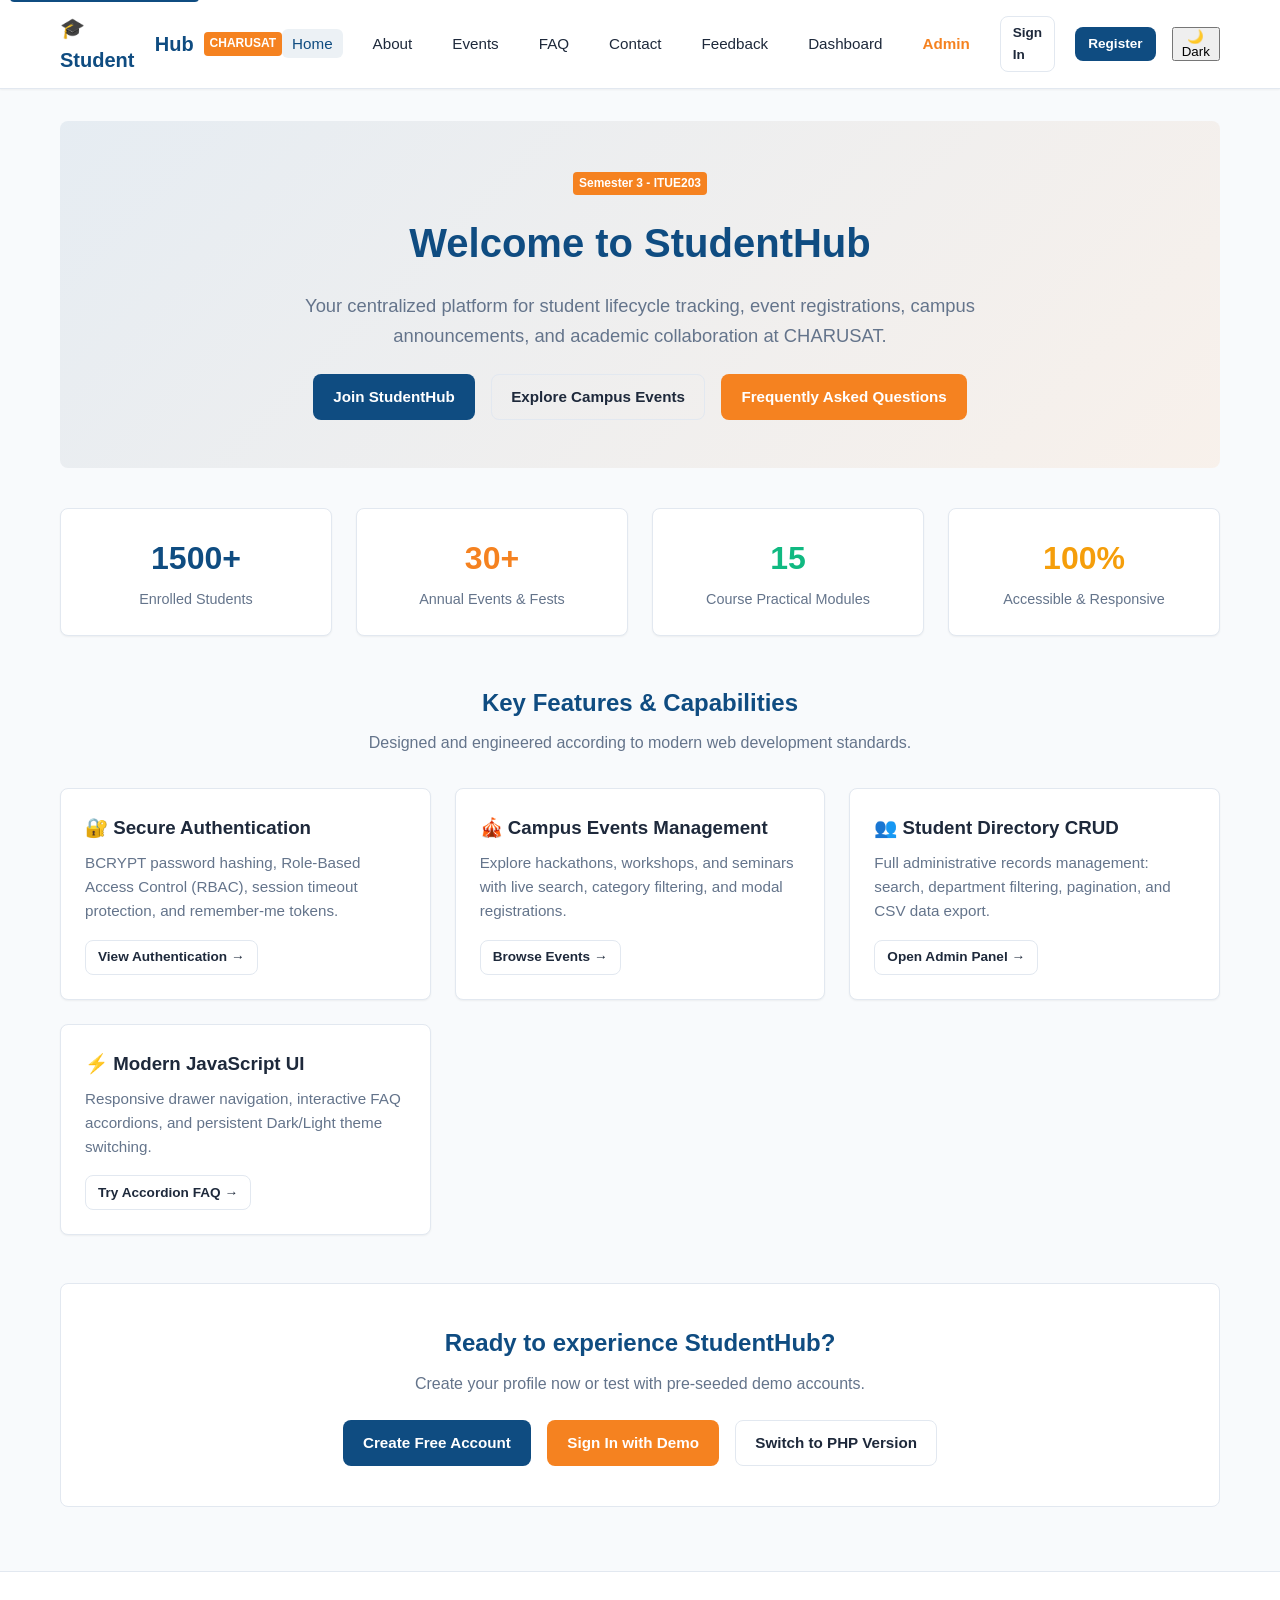
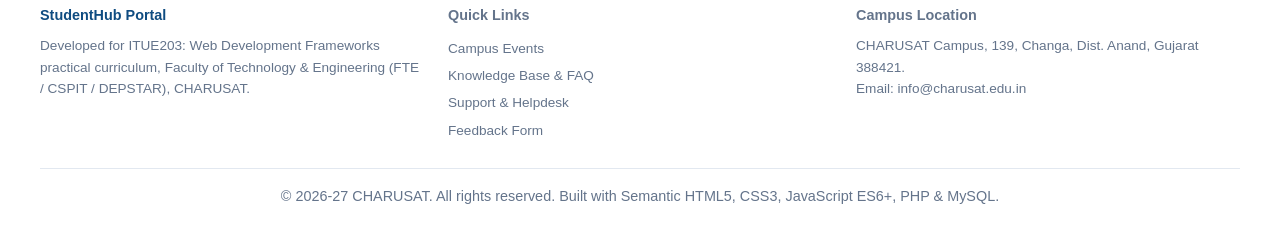
<file: index.html>
<!DOCTYPE html>
<html lang="en">
<head>
  <meta charset="UTF-8">
  <meta name="viewport" content="width=device-width, initial-scale=1.0">
  <meta name="description" content="StudentHub - CHARUSAT Academic & Event Management Portal">
  <title>Home - Campus Portal | StudentHub</title>
  <link rel="stylesheet" href="assets/css/main.css">
  <link rel="icon" href="data:,">
</head>
<body>
  <!-- Accessibility: Skip to Content -->
  <a href="#main-content" class="skip-link">Skip to main content</a>

  <!-- Navigation Header -->
  <header class="navbar">
    <div class="nav-container">
      <a href="index.html" class="brand-logo" aria-label="StudentHub Homepage">
        🎓 Student<span>Hub</span>
        <span class="brand-badge">CHARUSAT</span>
      </a>

      <button class="hamburger" id="nav-toggle" aria-label="Toggle navigation menu">☰</button>

      <nav aria-label="Primary Navigation">
        <ul class="nav-menu" id="nav-menu">
          <li><a href="index.html" class="nav-link active">Home</a></li>
          <li><a href="about.html" class="nav-link">About</a></li>
          <li><a href="events.html" class="nav-link">Events</a></li>
          <li><a href="faq.html" class="nav-link">FAQ</a></li>
          <li><a href="contact.html" class="nav-link">Contact</a></li>
          <li><a href="feedback.html" class="nav-link">Feedback</a></li>
          <li><a href="dashboard.html" class="nav-link">Dashboard</a></li>
          <li><a href="admin.html" class="nav-link" style="color: var(--secondary-color); font-weight:700;">Admin</a></li>
          <li><a href="login.html" class="btn btn-outline btn-sm">Sign In</a></li>
          <li><a href="register.html" class="btn btn-primary btn-sm">Register</a></li>
        </ul>
      </nav>

      <div class="theme-switch-wrapper" style="display: flex; align-items: center; gap: 0.5rem; margin-left: 1rem;">
        <button id="theme-toggle" class="theme-btn" aria-label="Toggle Dark and Light Mode" title="Toggle theme">🌙</button>
      </div>
    </div>
  </header>

  <!-- Main Content Body -->
  <main id="main-content" class="container">
    <!-- Hero Section with CSS Grid / Flexbox -->
    <section style="background: linear-gradient(135deg, rgba(15,76,129,0.08) 0%, rgba(245,130,32,0.08) 100%); padding: 3rem 2rem; border-radius: var(--radius); margin-bottom: 2.5rem; text-align: center;">
      <span class="brand-badge" style="margin-bottom: 1rem; display: inline-block;">Semester 3 - ITUE203</span>
      <h1 style="font-size: 2.5rem; color: var(--primary-color); margin-bottom: 1rem;">Welcome to StudentHub</h1>
      <p style="font-size: 1.15rem; color: var(--text-muted); max-width: 700px; margin: 0 auto 1.5rem;">
        Your centralized platform for student lifecycle tracking, event registrations, campus announcements, and academic collaboration at CHARUSAT.
      </p>
      <div style="display: flex; gap: 1rem; justify-content: center; flex-wrap: wrap;">
        <a href="register.html" class="btn btn-primary">Join StudentHub</a>
        <a href="events.html" class="btn btn-outline">Explore Campus Events</a>
        <a href="faq.html" class="btn btn-secondary">Frequently Asked Questions</a>
      </div>
    </section>

    <!-- Quick Stats Feature Row -->
    <section style="margin-bottom: 3rem;">
      <div style="display: grid; grid-template-columns: repeat(auto-fit, minmax(220px, 1fr)); gap: 1.5rem; text-align: center;">
        <div class="card">
          <h3 style="font-size: 2rem; color: var(--primary-color); margin-bottom: 0.25rem;">1500+</h3>
          <p style="color: var(--text-muted); font-size: 0.9rem;">Enrolled Students</p>
        </div>
        <div class="card">
          <h3 style="font-size: 2rem; color: var(--secondary-color); margin-bottom: 0.25rem;">30+</h3>
          <p style="color: var(--text-muted); font-size: 0.9rem;">Annual Events &amp; Fests</p>
        </div>
        <div class="card">
          <h3 style="font-size: 2rem; color: var(--accent-color); margin-bottom: 0.25rem;">15</h3>
          <p style="color: var(--text-muted); font-size: 0.9rem;">Course Practical Modules</p>
        </div>
        <div class="card">
          <h3 style="font-size: 2rem; color: var(--warning-color); margin-bottom: 0.25rem;">100%</h3>
          <p style="color: var(--text-muted); font-size: 0.9rem;">Accessible &amp; Responsive</p>
        </div>
      </div>
    </section>

    <!-- Key Modules Overview (Grid) -->
    <section style="margin-bottom: 3rem;">
      <h2 style="text-align: center; margin-bottom: 0.5rem; color: var(--primary-color);">Key Features &amp; Capabilities</h2>
      <p style="text-align: center; color: var(--text-muted); margin-bottom: 2rem;">Designed and engineered according to modern web development standards.</p>

      <div class="card-grid">
        <div class="card">
          <h3 style="margin-bottom: 0.5rem;">🔐 Secure Authentication</h3>
          <p style="color: var(--text-muted); font-size: 0.95rem;">
            BCRYPT password hashing, Role-Based Access Control (RBAC), session timeout protection, and remember-me tokens.
          </p>
          <a href="login.html" class="btn btn-sm btn-outline" style="margin-top: 1rem;">View Authentication &rarr;</a>
        </div>

        <div class="card">
          <h3 style="margin-bottom: 0.5rem;">🎪 Campus Events Management</h3>
          <p style="color: var(--text-muted); font-size: 0.95rem;">
            Explore hackathons, workshops, and seminars with live search, category filtering, and modal registrations.
          </p>
          <a href="events.html" class="btn btn-sm btn-outline" style="margin-top: 1rem;">Browse Events &rarr;</a>
        </div>

        <div class="card">
          <h3 style="margin-bottom: 0.5rem;">👥 Student Directory CRUD</h3>
          <p style="color: var(--text-muted); font-size: 0.95rem;">
            Full administrative records management: search, department filtering, pagination, and CSV data export.
          </p>
          <a href="admin.html" class="btn btn-sm btn-outline" style="margin-top: 1rem;">Open Admin Panel &rarr;</a>
        </div>

        <div class="card">
          <h3 style="margin-bottom: 0.5rem;">⚡ Modern JavaScript UI</h3>
          <p style="color: var(--text-muted); font-size: 0.95rem;">
            Responsive drawer navigation, interactive FAQ accordions, and persistent Dark/Light theme switching.
          </p>
          <a href="faq.html" class="btn btn-sm btn-outline" style="margin-top: 1rem;">Try Accordion FAQ &rarr;</a>
        </div>
      </div>
    </section>

    <!-- Call to action footer banner -->
    <section style="background: var(--bg-card); border: 1px solid var(--border-color); border-radius: var(--radius); padding: 2.5rem 1.5rem; text-align: center; margin-bottom: 2rem;">
      <h2 style="color: var(--primary-color); margin-bottom: 0.5rem;">Ready to experience StudentHub?</h2>
      <p style="color: var(--text-muted); margin-bottom: 1.5rem;">Create your profile now or test with pre-seeded demo accounts.</p>
      <div style="display: flex; gap: 1rem; justify-content: center; flex-wrap: wrap;">
        <a href="register.html" class="btn btn-primary">Create Free Account</a>
        <a href="login.html" class="btn btn-secondary">Sign In with Demo</a>
        <a href="index.php" class="btn btn-outline">Switch to PHP Version</a>
      </div>
    </section>
  </main>

  <!-- Global Footer -->
  <footer class="footer">
    <div style="max-width: 1200px; margin: 0 auto; display: flex; flex-wrap: wrap; justify-content: space-between; gap: 1.5rem; text-align: left; padding-bottom: 1.5rem; border-bottom: 1px solid var(--border-color); margin-bottom: 1rem;">
      <div style="flex: 1; min-width: 250px;">
        <h4 style="color: var(--primary-color); margin-bottom: 0.5rem;">StudentHub Portal</h4>
        <p style="font-size: 0.85rem; color: var(--text-muted);">
          Developed for ITUE203: Web Development Frameworks practical curriculum, Faculty of Technology &amp; Engineering (FTE / CSPIT / DEPSTAR), CHARUSAT.
        </p>
      </div>
      <div style="flex: 1; min-width: 160px;">
        <h4 style="margin-bottom: 0.5rem;">Quick Links</h4>
        <ul style="list-style: none; font-size: 0.85rem; line-height: 2;">
          <li><a href="events.html" style="color: inherit; text-decoration: none;">Campus Events</a></li>
          <li><a href="faq.html" style="color: inherit; text-decoration: none;">Knowledge Base &amp; FAQ</a></li>
          <li><a href="contact.html" style="color: inherit; text-decoration: none;">Support &amp; Helpdesk</a></li>
          <li><a href="feedback.html" style="color: inherit; text-decoration: none;">Feedback Form</a></li>
        </ul>
      </div>
      <div style="flex: 1; min-width: 200px;">
        <h4 style="margin-bottom: 0.5rem;">Campus Location</h4>
        <p style="font-size: 0.85rem; color: var(--text-muted);">
          CHARUSAT Campus, 139, Changa, Dist. Anand, Gujarat 388421.<br>
          Email: info@charusat.edu.in
        </p>
      </div>
    </div>
    <p>&copy; 2026-27 CHARUSAT. All rights reserved. Built with Semantic HTML5, CSS3, JavaScript ES6+, PHP &amp; MySQL.</p>
  </footer>

  <script src="assets/js/main.js"></script>
</body>
</html>
</file>
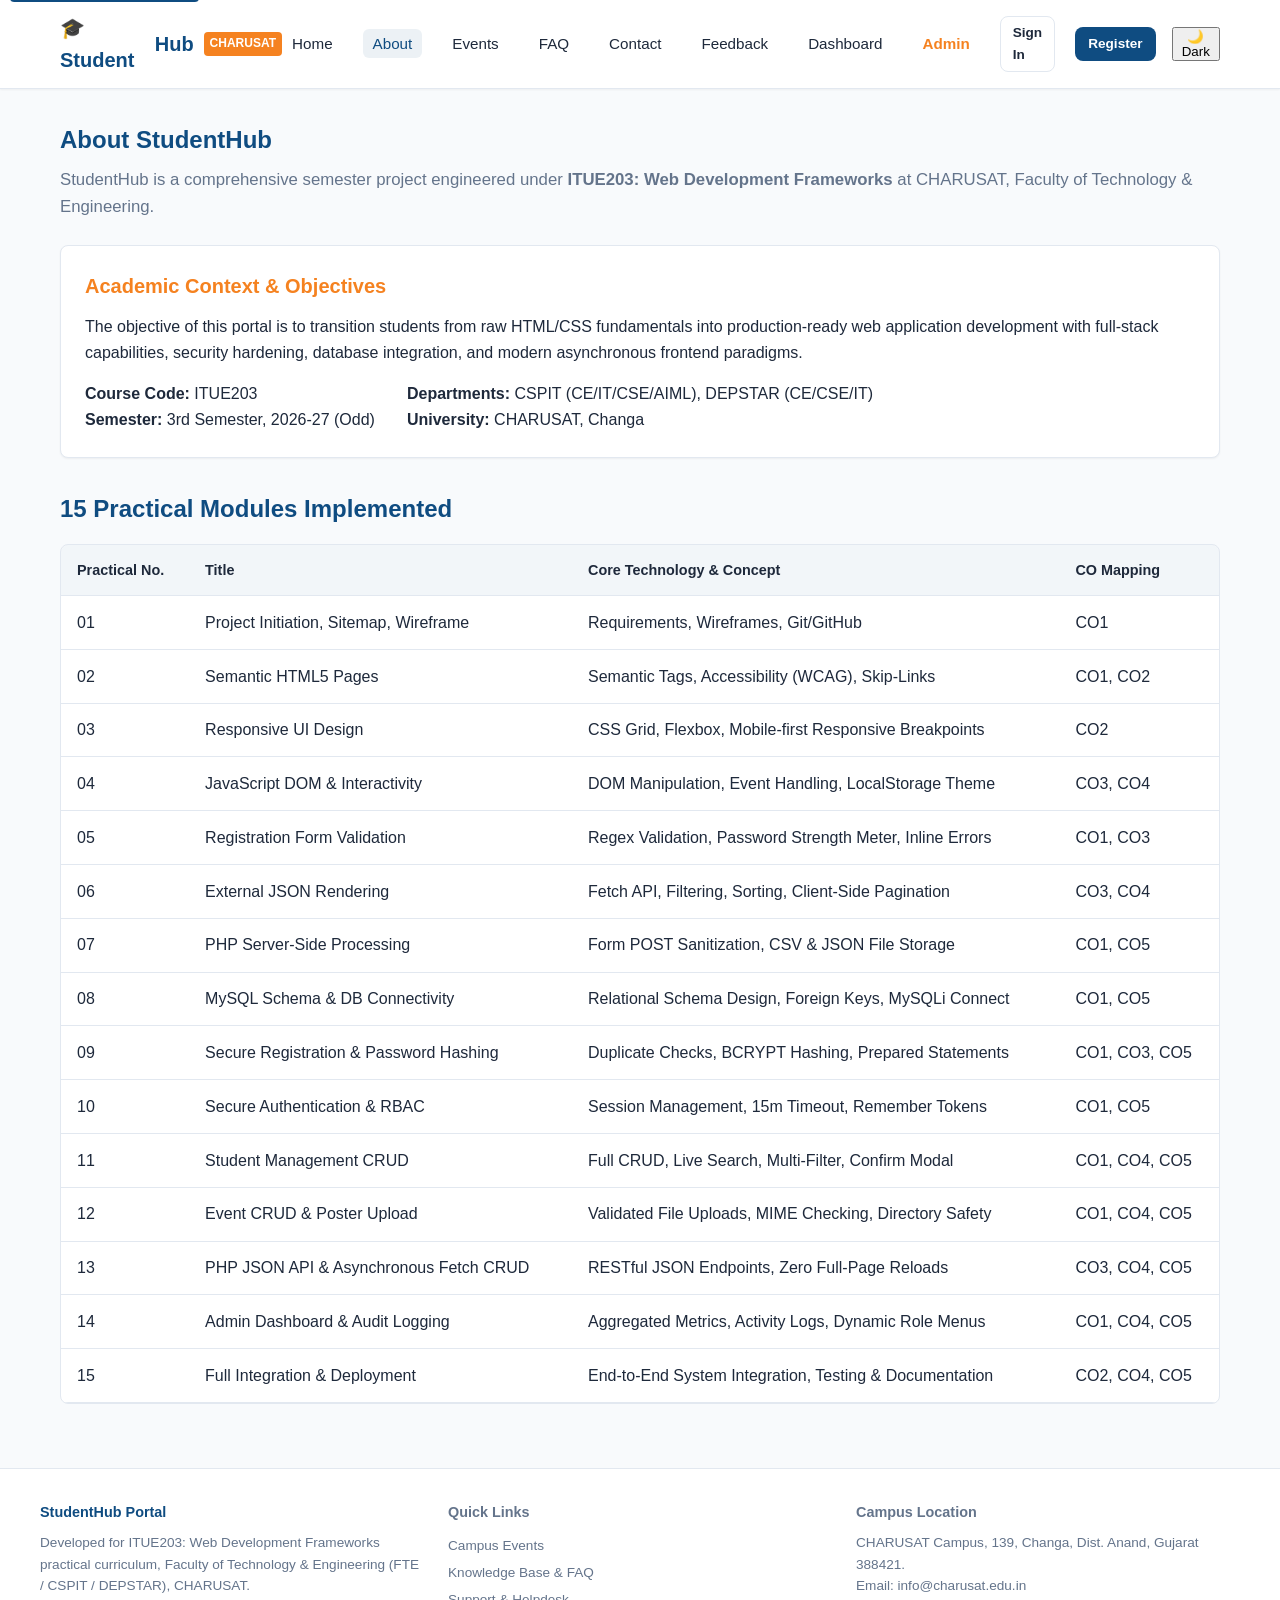
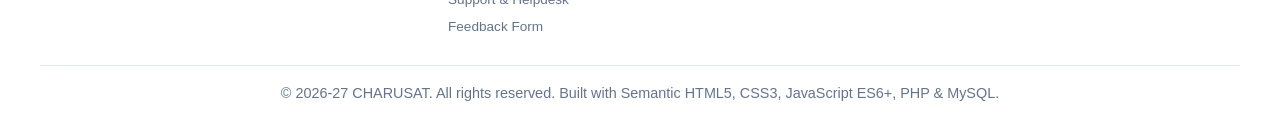
<file: about.html>
<!DOCTYPE html>
<html lang="en">
<head>
  <meta charset="UTF-8">
  <meta name="viewport" content="width=device-width, initial-scale=1.0">
  <meta name="description" content="About StudentHub - Academic Syllabus & Framework Overview">
  <title>About StudentHub &amp; Course Syllabus | StudentHub</title>
  <link rel="stylesheet" href="assets/css/main.css">
  <link rel="icon" href="data:,">
</head>
<body>
  <!-- Accessibility: Skip to Content -->
  <a href="#main-content" class="skip-link">Skip to main content</a>

  <!-- Navigation Header -->
  <header class="navbar">
    <div class="nav-container">
      <a href="index.html" class="brand-logo" aria-label="StudentHub Homepage">
        🎓 Student<span>Hub</span>
        <span class="brand-badge">CHARUSAT</span>
      </a>

      <button class="hamburger" id="nav-toggle" aria-label="Toggle navigation menu">☰</button>

      <nav aria-label="Primary Navigation">
        <ul class="nav-menu" id="nav-menu">
          <li><a href="index.html" class="nav-link">Home</a></li>
          <li><a href="about.html" class="nav-link active">About</a></li>
          <li><a href="events.html" class="nav-link">Events</a></li>
          <li><a href="faq.html" class="nav-link">FAQ</a></li>
          <li><a href="contact.html" class="nav-link">Contact</a></li>
          <li><a href="feedback.html" class="nav-link">Feedback</a></li>
          <li><a href="dashboard.html" class="nav-link">Dashboard</a></li>
          <li><a href="admin.html" class="nav-link" style="color: var(--secondary-color); font-weight:700;">Admin</a></li>
          <li><a href="login.html" class="btn btn-outline btn-sm">Sign In</a></li>
          <li><a href="register.html" class="btn btn-primary btn-sm">Register</a></li>
        </ul>
      </nav>

      <div class="theme-switch-wrapper" style="display: flex; align-items: center; gap: 0.5rem; margin-left: 1rem;">
        <button id="theme-toggle" class="theme-btn" aria-label="Toggle Dark and Light Mode" title="Toggle theme">🌙</button>
      </div>
    </div>
  </header>

  <!-- Main Content Body -->
  <main id="main-content" class="container">
    <section style="margin-bottom: 2rem;">
      <h1 style="color: var(--primary-color); margin-bottom: 0.5rem;">About StudentHub</h1>
      <p style="font-size: 1.05rem; color: var(--text-muted); margin-bottom: 1.5rem;">
        StudentHub is a comprehensive semester project engineered under <strong>ITUE203: Web Development Frameworks</strong> at CHARUSAT, Faculty of Technology &amp; Engineering.
      </p>

      <div class="card" style="margin-bottom: 2rem;">
        <h2 style="font-size: 1.25rem; color: var(--secondary-color); margin-bottom: 0.75rem;">Academic Context &amp; Objectives</h2>
        <p style="margin-bottom: 1rem;">
          The objective of this portal is to transition students from raw HTML/CSS fundamentals into production-ready web application development with full-stack capabilities, security hardening, database integration, and modern asynchronous frontend paradigms.
        </p>
        <div style="display: flex; gap: 2rem; flex-wrap: wrap;">
          <div>
            <strong>Course Code:</strong> ITUE203<br>
            <strong>Semester:</strong> 3rd Semester, 2026-27 (Odd)
          </div>
          <div>
            <strong>Departments:</strong> CSPIT (CE/IT/CSE/AIML), DEPSTAR (CE/CSE/IT)<br>
            <strong>University:</strong> CHARUSAT, Changa
          </div>
        </div>
      </div>

      <h2 style="color: var(--primary-color); margin-bottom: 1rem;">15 Practical Modules Implemented</h2>
      <div class="table-responsive">
        <table class="table">
          <thead>
            <tr>
              <th>Practical No.</th>
              <th>Title</th>
              <th>Core Technology &amp; Concept</th>
              <th>CO Mapping</th>
            </tr>
          </thead>
          <tbody>
            <tr><td>01</td><td>Project Initiation, Sitemap, Wireframe</td><td>Requirements, Wireframes, Git/GitHub</td><td>CO1</td></tr>
            <tr><td>02</td><td>Semantic HTML5 Pages</td><td>Semantic Tags, Accessibility (WCAG), Skip-Links</td><td>CO1, CO2</td></tr>
            <tr><td>03</td><td>Responsive UI Design</td><td>CSS Grid, Flexbox, Mobile-first Responsive Breakpoints</td><td>CO2</td></tr>
            <tr><td>04</td><td>JavaScript DOM &amp; Interactivity</td><td>DOM Manipulation, Event Handling, LocalStorage Theme</td><td>CO3, CO4</td></tr>
            <tr><td>05</td><td>Registration Form Validation</td><td>Regex Validation, Password Strength Meter, Inline Errors</td><td>CO1, CO3</td></tr>
            <tr><td>06</td><td>External JSON Rendering</td><td>Fetch API, Filtering, Sorting, Client-Side Pagination</td><td>CO3, CO4</td></tr>
            <tr><td>07</td><td>PHP Server-Side Processing</td><td>Form POST Sanitization, CSV &amp; JSON File Storage</td><td>CO1, CO5</td></tr>
            <tr><td>08</td><td>MySQL Schema &amp; DB Connectivity</td><td>Relational Schema Design, Foreign Keys, MySQLi Connect</td><td>CO1, CO5</td></tr>
            <tr><td>09</td><td>Secure Registration &amp; Password Hashing</td><td>Duplicate Checks, BCRYPT Hashing, Prepared Statements</td><td>CO1, CO3, CO5</td></tr>
            <tr><td>10</td><td>Secure Authentication &amp; RBAC</td><td>Session Management, 15m Timeout, Remember Tokens</td><td>CO1, CO5</td></tr>
            <tr><td>11</td><td>Student Management CRUD</td><td>Full CRUD, Live Search, Multi-Filter, Confirm Modal</td><td>CO1, CO4, CO5</td></tr>
            <tr><td>12</td><td>Event CRUD &amp; Poster Upload</td><td>Validated File Uploads, MIME Checking, Directory Safety</td><td>CO1, CO4, CO5</td></tr>
            <tr><td>13</td><td>PHP JSON API &amp; Asynchronous Fetch CRUD</td><td>RESTful JSON Endpoints, Zero Full-Page Reloads</td><td>CO3, CO4, CO5</td></tr>
            <tr><td>14</td><td>Admin Dashboard &amp; Audit Logging</td><td>Aggregated Metrics, Activity Logs, Dynamic Role Menus</td><td>CO1, CO4, CO5</td></tr>
            <tr><td>15</td><td>Full Integration &amp; Deployment</td><td>End-to-End System Integration, Testing &amp; Documentation</td><td>CO2, CO4, CO5</td></tr>
          </tbody>
        </table>
      </div>
    </section>
  </main>

  <!-- Global Footer -->
  <footer class="footer">
    <div style="max-width: 1200px; margin: 0 auto; display: flex; flex-wrap: wrap; justify-content: space-between; gap: 1.5rem; text-align: left; padding-bottom: 1.5rem; border-bottom: 1px solid var(--border-color); margin-bottom: 1rem;">
      <div style="flex: 1; min-width: 250px;">
        <h4 style="color: var(--primary-color); margin-bottom: 0.5rem;">StudentHub Portal</h4>
        <p style="font-size: 0.85rem; color: var(--text-muted);">
          Developed for ITUE203: Web Development Frameworks practical curriculum, Faculty of Technology &amp; Engineering (FTE / CSPIT / DEPSTAR), CHARUSAT.
        </p>
      </div>
      <div style="flex: 1; min-width: 160px;">
        <h4 style="margin-bottom: 0.5rem;">Quick Links</h4>
        <ul style="list-style: none; font-size: 0.85rem; line-height: 2;">
          <li><a href="events.html" style="color: inherit; text-decoration: none;">Campus Events</a></li>
          <li><a href="faq.html" style="color: inherit; text-decoration: none;">Knowledge Base &amp; FAQ</a></li>
          <li><a href="contact.html" style="color: inherit; text-decoration: none;">Support &amp; Helpdesk</a></li>
          <li><a href="feedback.html" style="color: inherit; text-decoration: none;">Feedback Form</a></li>
        </ul>
      </div>
      <div style="flex: 1; min-width: 200px;">
        <h4 style="margin-bottom: 0.5rem;">Campus Location</h4>
        <p style="font-size: 0.85rem; color: var(--text-muted);">
          CHARUSAT Campus, 139, Changa, Dist. Anand, Gujarat 388421.<br>
          Email: info@charusat.edu.in
        </p>
      </div>
    </div>
    <p>&copy; 2026-27 CHARUSAT. All rights reserved. Built with Semantic HTML5, CSS3, JavaScript ES6+, PHP &amp; MySQL.</p>
  </footer>

  <script src="assets/js/main.js"></script>
</body>
</html>
</file>
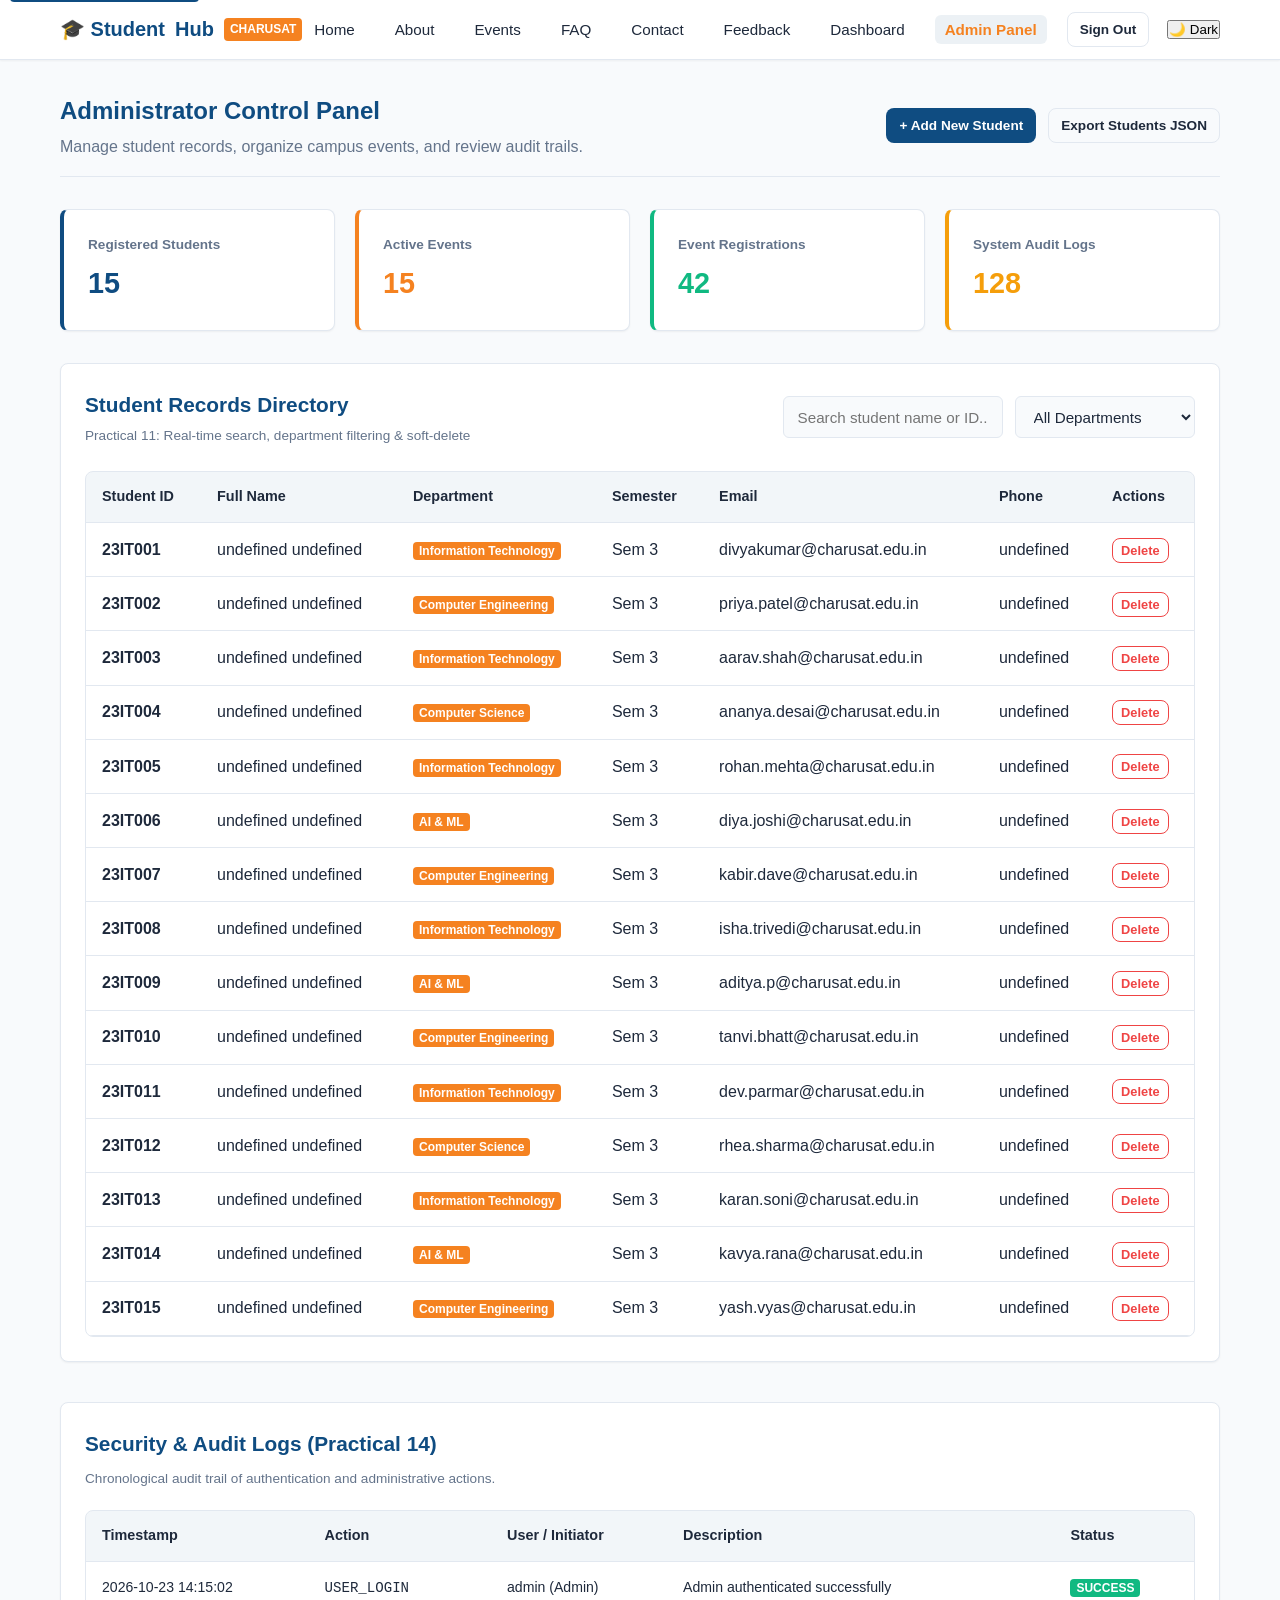
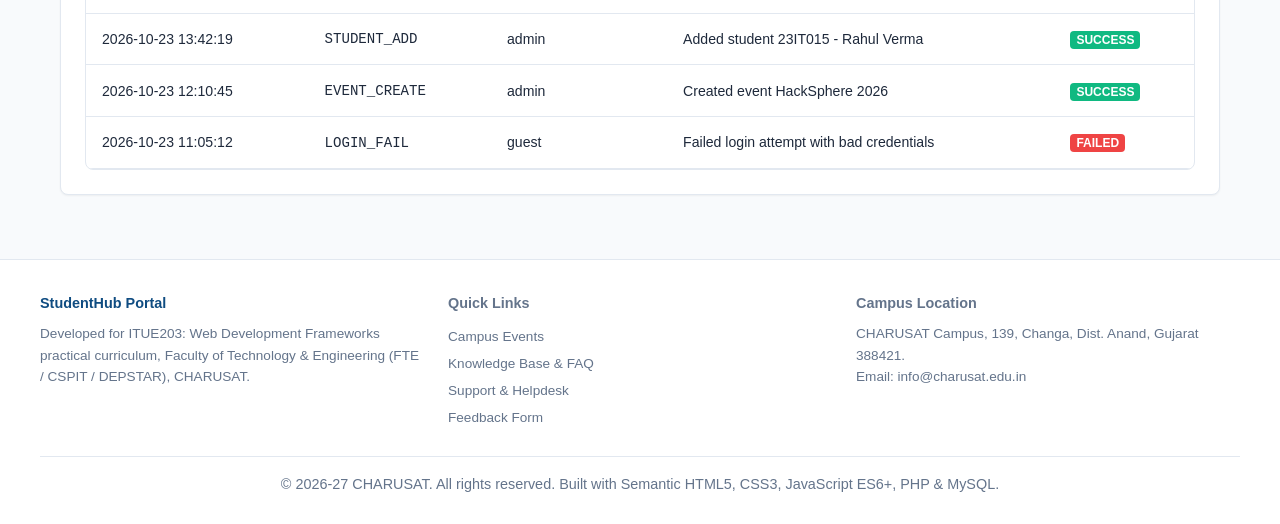
<file: admin.html>
<!DOCTYPE html>
<html lang="en">
<head>
  <meta charset="UTF-8">
  <meta name="viewport" content="width=device-width, initial-scale=1.0">
  <meta name="description" content="Admin Control Panel - StudentHub">
  <title>Admin Control Panel | StudentHub</title>
  <link rel="stylesheet" href="assets/css/main.css">
  <link rel="icon" href="data:,">
</head>
<body>
  <!-- Accessibility: Skip to Content -->
  <a href="#main-content" class="skip-link">Skip to main content</a>

  <!-- Navigation Header -->
  <header class="navbar">
    <div class="nav-container">
      <a href="index.html" class="brand-logo" aria-label="StudentHub Homepage">
        🎓 Student<span>Hub</span>
        <span class="brand-badge">CHARUSAT</span>
      </a>

      <button class="hamburger" id="nav-toggle" aria-label="Toggle navigation menu">☰</button>

      <nav aria-label="Primary Navigation">
        <ul class="nav-menu" id="nav-menu">
          <li><a href="index.html" class="nav-link">Home</a></li>
          <li><a href="about.html" class="nav-link">About</a></li>
          <li><a href="events.html" class="nav-link">Events</a></li>
          <li><a href="faq.html" class="nav-link">FAQ</a></li>
          <li><a href="contact.html" class="nav-link">Contact</a></li>
          <li><a href="feedback.html" class="nav-link">Feedback</a></li>
          <li><a href="dashboard.html" class="nav-link">Dashboard</a></li>
          <li><a href="admin.html" class="nav-link active" style="color: var(--secondary-color); font-weight:700;">Admin Panel</a></li>
          <li><a href="login.html" class="btn btn-outline btn-sm">Sign Out</a></li>
        </ul>
      </nav>

      <div class="theme-switch-wrapper" style="display: flex; align-items: center; gap: 0.5rem; margin-left: 1rem;">
        <button id="theme-toggle" class="theme-btn" aria-label="Toggle Dark and Light Mode" title="Toggle theme">🌙</button>
      </div>
    </div>
  </header>

  <!-- Main Content Body -->
  <main id="main-content" class="container">
    <section style="margin-bottom: 2rem;">
      <div style="display: flex; justify-content: space-between; align-items: center; flex-wrap: wrap; gap: 1rem; margin-bottom: 2rem; border-bottom: 1px solid var(--border-color); padding-bottom: 1rem;">
        <div>
          <h1 style="color: var(--primary-color); margin-bottom: 0.25rem;">Administrator Control Panel</h1>
          <p style="color: var(--text-muted);">Manage student records, organize campus events, and review audit trails.</p>
        </div>
        <div style="display: flex; gap: 0.75rem; flex-wrap: wrap;">
          <button class="btn btn-primary btn-sm" onclick="openAddStudentModal()">+ Add New Student</button>
          <a href="data/students.json" download class="btn btn-outline btn-sm">Export Students JSON</a>
        </div>
      </div>

      <!-- Quick Metrics Cards -->
      <div style="display: grid; grid-template-columns: repeat(auto-fit, minmax(200px, 1fr)); gap: 1.25rem; margin-bottom: 2rem;">
        <div class="card" style="border-left: 4px solid var(--primary-color);">
          <div style="font-size: 0.85rem; color: var(--text-muted); font-weight: 600;">Registered Students</div>
          <div style="font-size: 1.8rem; font-weight: 700; color: var(--primary-color); margin-top: 0.25rem;" id="count-students">15</div>
        </div>
        <div class="card" style="border-left: 4px solid var(--secondary-color);">
          <div style="font-size: 0.85rem; color: var(--text-muted); font-weight: 600;">Active Events</div>
          <div style="font-size: 1.8rem; font-weight: 700; color: var(--secondary-color); margin-top: 0.25rem;">15</div>
        </div>
        <div class="card" style="border-left: 4px solid var(--accent-color);">
          <div style="font-size: 0.85rem; color: var(--text-muted); font-weight: 600;">Event Registrations</div>
          <div style="font-size: 1.8rem; font-weight: 700; color: var(--accent-color); margin-top: 0.25rem;">42</div>
        </div>
        <div class="card" style="border-left: 4px solid var(--warning-color);">
          <div style="font-size: 0.85rem; color: var(--text-muted); font-weight: 600;">System Audit Logs</div>
          <div style="font-size: 1.8rem; font-weight: 700; color: var(--warning-color); margin-top: 0.25rem;">128</div>
        </div>
      </div>

      <!-- Student Directory Section -->
      <div class="card" style="margin-bottom: 2.5rem;">
        <div style="display: flex; justify-content: space-between; align-items: center; flex-wrap: wrap; gap: 1rem; margin-bottom: 1.5rem;">
          <div>
            <h2 style="font-size: 1.3rem; color: var(--primary-color); margin-bottom: 0.25rem;">Student Records Directory</h2>
            <p style="font-size: 0.85rem; color: var(--text-muted);">Practical 11: Real-time search, department filtering &amp; soft-delete</p>
          </div>
          <div style="display: flex; gap: 0.75rem; flex-wrap: wrap;">
            <input type="text" id="adminSearchInput" class="form-control" style="width: 220px;" placeholder="Search student name or ID..." oninput="filterAdminStudents()">
            <select id="adminDeptFilter" class="form-control" style="width: 180px;" onchange="filterAdminStudents()">
              <option value="all">All Departments</option>
              <option value="Information Technology">Information Technology</option>
              <option value="Computer Engineering">Computer Engineering</option>
              <option value="Computer Science">Computer Science</option>
              <option value="AI & ML">AI &amp; ML</option>
            </select>
          </div>
        </div>

        <div class="table-responsive">
          <table class="table">
            <thead>
              <tr>
                <th>Student ID</th>
                <th>Full Name</th>
                <th>Department</th>
                <th>Semester</th>
                <th>Email</th>
                <th>Phone</th>
                <th>Actions</th>
              </tr>
            </thead>
            <tbody id="studentTableBody">
              <!-- Dynamically populated from data/students.json -->
            </tbody>
          </table>
        </div>
      </div>

      <!-- System Audit Trail (Practical 14) -->
      <div class="card">
        <h2 style="font-size: 1.3rem; color: var(--primary-color); margin-bottom: 0.5rem;">Security &amp; Audit Logs (Practical 14)</h2>
        <p style="font-size: 0.85rem; color: var(--text-muted); margin-bottom: 1.25rem;">Chronological audit trail of authentication and administrative actions.</p>
        <div class="table-responsive">
          <table class="table" style="font-size: 0.88rem;">
            <thead>
              <tr>
                <th>Timestamp</th>
                <th>Action</th>
                <th>User / Initiator</th>
                <th>Description</th>
                <th>Status</th>
              </tr>
            </thead>
            <tbody>
              <tr><td>2026-10-23 14:15:02</td><td><code>USER_LOGIN</code></td><td>admin (Admin)</td><td>Admin authenticated successfully</td><td><span class="brand-badge" style="background:#10b981; color:#fff;">SUCCESS</span></td></tr>
              <tr><td>2026-10-23 13:42:19</td><td><code>STUDENT_ADD</code></td><td>admin</td><td>Added student 23IT015 - Rahul Verma</td><td><span class="brand-badge" style="background:#10b981; color:#fff;">SUCCESS</span></td></tr>
              <tr><td>2026-10-23 12:10:45</td><td><code>EVENT_CREATE</code></td><td>admin</td><td>Created event HackSphere 2026</td><td><span class="brand-badge" style="background:#10b981; color:#fff;">SUCCESS</span></td></tr>
              <tr><td>2026-10-23 11:05:12</td><td><code>LOGIN_FAIL</code></td><td>guest</td><td>Failed login attempt with bad credentials</td><td><span class="brand-badge" style="background:#ef4444; color:#fff;">FAILED</span></td></tr>
            </tbody>
          </table>
        </div>
      </div>
    </section>

    <!-- Add Student Modal -->
    <div id="addStudentModal" class="modal-backdrop">
      <div class="modal-content">
        <h3 style="color: var(--primary-color); margin-bottom: 1rem;">Add New Student Record</h3>
        <form id="addStudentForm" onsubmit="handleAddStudent(event)">
          <div class="form-group">
            <label class="form-label" for="add-sid">Student ID *</label>
            <input type="text" id="add-sid" class="form-control" required placeholder="e.g. 23IT016">
          </div>
          <div style="display: grid; grid-template-columns: 1fr 1fr; gap: 1rem;">
            <div class="form-group">
              <label class="form-label" for="add-fn">First Name *</label>
              <input type="text" id="add-fn" class="form-control" required>
            </div>
            <div class="form-group">
              <label class="form-label" for="add-ln">Last Name *</label>
              <input type="text" id="add-ln" class="form-control" required>
            </div>
          </div>
          <div class="form-group">
            <label class="form-label" for="add-email">Email Address *</label>
            <input type="email" id="add-email" class="form-control" required>
          </div>
          <div class="form-group">
            <label class="form-label" for="add-phone">Phone Number *</label>
            <input type="tel" id="add-phone" class="form-control" required>
          </div>
          <div style="display: grid; grid-template-columns: 1fr 1fr; gap: 1rem;">
            <div class="form-group">
              <label class="form-label" for="add-dept">Department</label>
              <select id="add-dept" class="form-control">
                <option value="Information Technology">Information Technology</option>
                <option value="Computer Engineering">Computer Engineering</option>
                <option value="Computer Science">Computer Science</option>
                <option value="AI & ML">AI &amp; ML</option>
              </select>
            </div>
            <div class="form-group">
              <label class="form-label" for="add-sem">Semester</label>
              <input type="number" id="add-sem" class="form-control" value="3" min="1" max="8">
            </div>
          </div>
          <div style="display: flex; justify-content: flex-end; gap: 0.75rem; margin-top: 1.5rem;">
            <button type="button" class="btn btn-outline" onclick="closeAddStudentModal()">Cancel</button>
            <button type="submit" class="btn btn-primary">Save Student</button>
          </div>
        </form>
      </div>
    </div>
  </main>

  <!-- Global Footer -->
  <footer class="footer">
    <div style="max-width: 1200px; margin: 0 auto; display: flex; flex-wrap: wrap; justify-content: space-between; gap: 1.5rem; text-align: left; padding-bottom: 1.5rem; border-bottom: 1px solid var(--border-color); margin-bottom: 1rem;">
      <div style="flex: 1; min-width: 250px;">
        <h4 style="color: var(--primary-color); margin-bottom: 0.5rem;">StudentHub Portal</h4>
        <p style="font-size: 0.85rem; color: var(--text-muted);">
          Developed for ITUE203: Web Development Frameworks practical curriculum, Faculty of Technology &amp; Engineering (FTE / CSPIT / DEPSTAR), CHARUSAT.
        </p>
      </div>
      <div style="flex: 1; min-width: 160px;">
        <h4 style="margin-bottom: 0.5rem;">Quick Links</h4>
        <ul style="list-style: none; font-size: 0.85rem; line-height: 2;">
          <li><a href="events.html" style="color: inherit; text-decoration: none;">Campus Events</a></li>
          <li><a href="faq.html" style="color: inherit; text-decoration: none;">Knowledge Base &amp; FAQ</a></li>
          <li><a href="contact.html" style="color: inherit; text-decoration: none;">Support &amp; Helpdesk</a></li>
          <li><a href="feedback.html" style="color: inherit; text-decoration: none;">Feedback Form</a></li>
        </ul>
      </div>
      <div style="flex: 1; min-width: 200px;">
        <h4 style="margin-bottom: 0.5rem;">Campus Location</h4>
        <p style="font-size: 0.85rem; color: var(--text-muted);">
          CHARUSAT Campus, 139, Changa, Dist. Anand, Gujarat 388421.<br>
          Email: info@charusat.edu.in
        </p>
      </div>
    </div>
    <p>&copy; 2026-27 CHARUSAT. All rights reserved. Built with Semantic HTML5, CSS3, JavaScript ES6+, PHP &amp; MySQL.</p>
  </footer>

  <script src="assets/js/main.js"></script>
  <script>
    let students = [];

    const defaultStudents = [
      { id: 1, student_id: "23IT001", first_name: "Divyakumar", last_name: "Shukla", email: "23it001@charusat.edu.in", phone: "9876543210", department: "Information Technology", semester: 3 },
      { id: 2, student_id: "23IT002", first_name: "Aarav", last_name: "Patel", email: "23it002@charusat.edu.in", phone: "9876543211", department: "Information Technology", semester: 3 },
      { id: 3, student_id: "23CE005", first_name: "Priya", last_name: "Shah", email: "23ce005@charusat.edu.in", phone: "9876543212", department: "Computer Engineering", semester: 3 },
      { id: 4, student_id: "23CS012", first_name: "Rohan", last_name: "Mehta", email: "23cs012@charusat.edu.in", phone: "9876543213", department: "Computer Science", semester: 3 },
      { id: 5, student_id: "23AIML08", first_name: "Ananya", last_name: "Desai", email: "23aiml08@charusat.edu.in", phone: "9876543214", department: "AI & ML", semester: 3 }
    ];

    document.addEventListener('DOMContentLoaded', async () => {
      try {
        const res = await fetch('data/students.json');
        if (res.ok) {
          students = await res.json();
        } else {
          students = defaultStudents;
        }
      } catch (e) {
        students = defaultStudents;
      }
      renderStudentTable(students);
    });

    function renderStudentTable(list) {
      const tbody = document.getElementById('studentTableBody');
      document.getElementById('count-students').textContent = list.length;

      if (!list.length) {
        tbody.innerHTML = `<tr><td colspan="7" style="text-align:center; padding: 2rem; color: var(--text-muted);">No student records matched.</td></tr>`;
        return;
      }

      tbody.innerHTML = list.map(s => `
        <tr>
          <td><strong>${s.student_id}</strong></td>
          <td>${s.first_name} ${s.last_name}</td>
          <td><span class="brand-badge">${s.department}</span></td>
          <td>Sem ${s.semester}</td>
          <td>${s.email}</td>
          <td>${s.phone}</td>
          <td>
            <button class="btn btn-outline btn-sm" onclick="deleteStudentRecord('${s.student_id}')" style="color: var(--danger-color); border-color: var(--danger-color); padding: 0.25rem 0.5rem; font-size: 0.8rem;">Delete</button>
          </td>
        </tr>
      `).join('');
    }

    function filterAdminStudents() {
      const q = document.getElementById('adminSearchInput').value.toLowerCase().trim();
      const dept = document.getElementById('adminDeptFilter').value;

      const filtered = students.filter(s => {
        const matchQ = !q ||
          s.student_id.toLowerCase().includes(q) ||
          `${s.first_name} ${s.last_name}`.toLowerCase().includes(q) ||
          s.email.toLowerCase().includes(q);
        const matchDept = dept === 'all' || s.department.toLowerCase() === dept.toLowerCase();
        return matchQ && matchDept;
      });

      renderStudentTable(filtered);
    }

    function openAddStudentModal() {
      document.getElementById('addStudentModal').classList.add('active');
    }

    function closeAddStudentModal() {
      document.getElementById('addStudentModal').classList.remove('active');
    }

    function handleAddStudent(e) {
      e.preventDefault();
      const newSt = {
        id: students.length + 1,
        student_id: document.getElementById('add-sid').value.trim(),
        first_name: document.getElementById('add-fn').value.trim(),
        last_name: document.getElementById('add-ln').value.trim(),
        email: document.getElementById('add-email').value.trim(),
        phone: document.getElementById('add-phone').value.trim(),
        department: document.getElementById('add-dept').value,
        semester: parseInt(document.getElementById('add-sem').value)
      };
      students.unshift(newSt);
      closeAddStudentModal();
      document.getElementById('addStudentForm').reset();
      filterAdminStudents();
    }

    function deleteStudentRecord(sid) {
      if (confirm(`Are you sure you want to delete student ${sid}?`)) {
        students = students.filter(s => s.student_id !== sid);
        filterAdminStudents();
      }
    }
  </script>
</body>
</html>
</file>
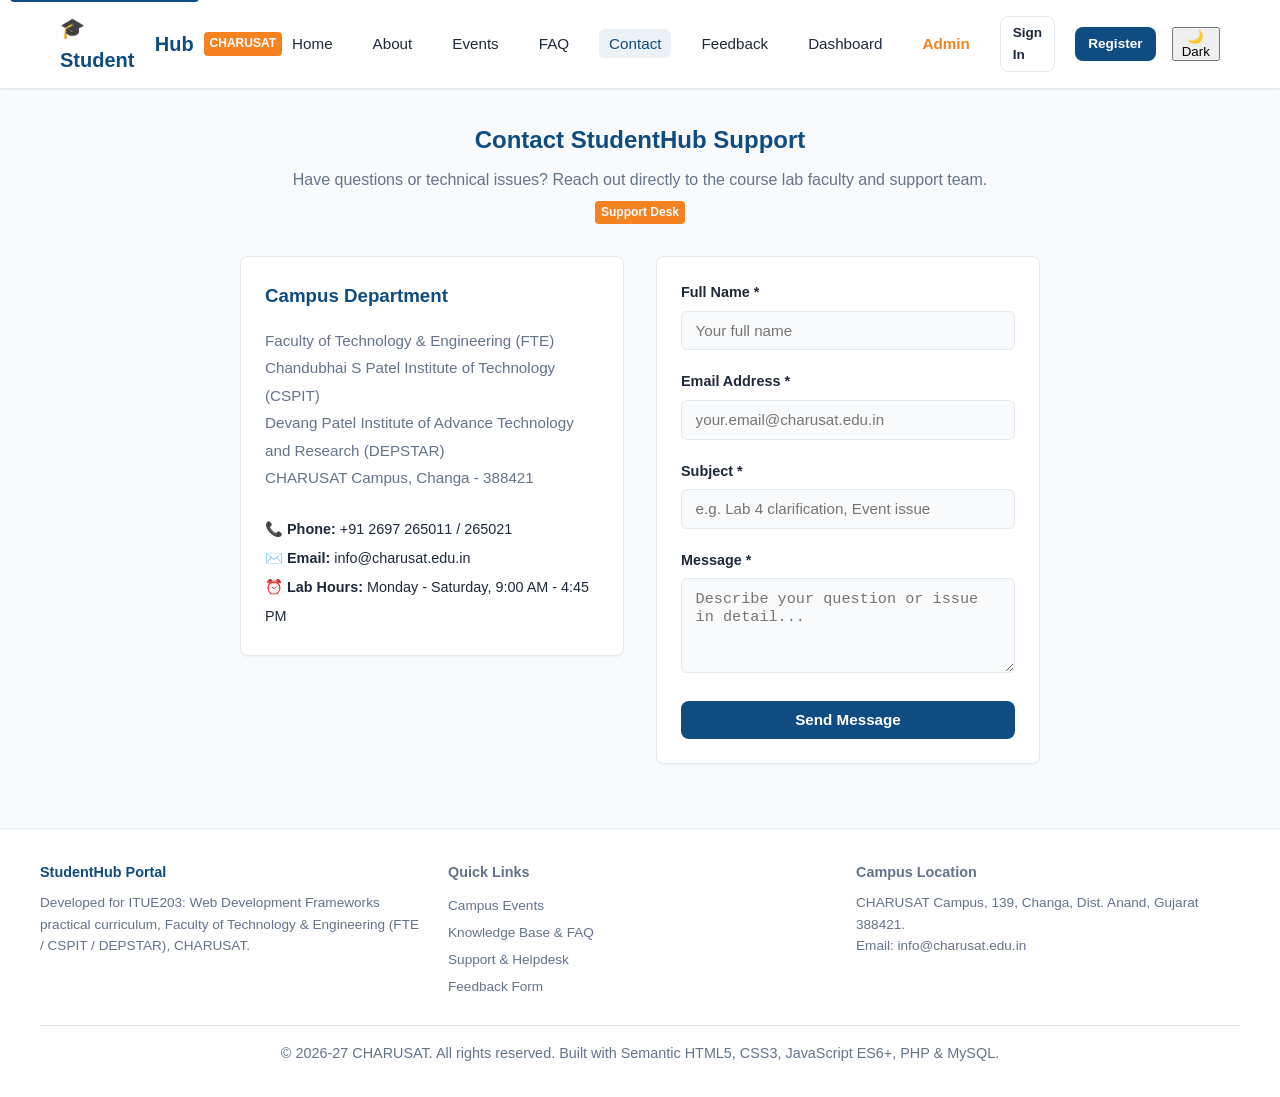
<file: contact.html>
<!DOCTYPE html>
<html lang="en">
<head>
  <meta charset="UTF-8">
  <meta name="viewport" content="width=device-width, initial-scale=1.0">
  <meta name="description" content="Contact StudentHub Support - Helpdesk & Inquiries">
  <title>Contact Us &amp; Campus Inquiry | StudentHub</title>
  <link rel="stylesheet" href="assets/css/main.css">
  <link rel="icon" href="data:,">
</head>
<body>
  <!-- Accessibility: Skip to Content -->
  <a href="#main-content" class="skip-link">Skip to main content</a>

  <!-- Navigation Header -->
  <header class="navbar">
    <div class="nav-container">
      <a href="index.html" class="brand-logo" aria-label="StudentHub Homepage">
        🎓 Student<span>Hub</span>
        <span class="brand-badge">CHARUSAT</span>
      </a>

      <button class="hamburger" id="nav-toggle" aria-label="Toggle navigation menu">☰</button>

      <nav aria-label="Primary Navigation">
        <ul class="nav-menu" id="nav-menu">
          <li><a href="index.html" class="nav-link">Home</a></li>
          <li><a href="about.html" class="nav-link">About</a></li>
          <li><a href="events.html" class="nav-link">Events</a></li>
          <li><a href="faq.html" class="nav-link">FAQ</a></li>
          <li><a href="contact.html" class="nav-link active">Contact</a></li>
          <li><a href="feedback.html" class="nav-link">Feedback</a></li>
          <li><a href="dashboard.html" class="nav-link">Dashboard</a></li>
          <li><a href="admin.html" class="nav-link" style="color: var(--secondary-color); font-weight:700;">Admin</a></li>
          <li><a href="login.html" class="btn btn-outline btn-sm">Sign In</a></li>
          <li><a href="register.html" class="btn btn-primary btn-sm">Register</a></li>
        </ul>
      </nav>

      <div class="theme-switch-wrapper" style="display: flex; align-items: center; gap: 0.5rem; margin-left: 1rem;">
        <button id="theme-toggle" class="theme-btn" aria-label="Toggle Dark and Light Mode" title="Toggle theme">🌙</button>
      </div>
    </div>
  </header>

  <!-- Main Content Body -->
  <main id="main-content" class="container">
    <section style="margin-bottom: 2rem;">
      <div style="max-width: 800px; margin: 0 auto;">
        <div style="text-align: center; margin-bottom: 2rem;">
          <h1 style="color: var(--primary-color); margin-bottom: 0.5rem;">Contact StudentHub Support</h1>
          <p style="color: var(--text-muted);">Have questions or technical issues? Reach out directly to the course lab faculty and support team.</p>
          <span class="brand-badge" style="margin-top: 0.5rem; display: inline-block;">Support Desk</span>
        </div>

        <div id="contact-success" class="alert alert-success" style="display: none;">
          <span id="contact-success-msg">✅ Thank you! Your message has been safely received.</span>
        </div>

        <div style="display: grid; grid-template-columns: repeat(auto-fit, minmax(300px, 1fr)); gap: 2rem;">
          <!-- Contact Info Card -->
          <div class="card" style="height: fit-content;">
            <h3 style="color: var(--primary-color); margin-bottom: 1rem;">Campus Department</h3>
            <p style="font-size: 0.95rem; line-height: 1.8; color: var(--text-muted); margin-bottom: 1.5rem;">
              Faculty of Technology &amp; Engineering (FTE)<br>
              Chandubhai S Patel Institute of Technology (CSPIT)<br>
              Devang Patel Institute of Advance Technology and Research (DEPSTAR)<br>
              CHARUSAT Campus, Changa - 388421
            </p>
            <div style="font-size: 0.9rem; line-height: 2;">
              <div>📞 <strong>Phone:</strong> +91 2697 265011 / 265021</div>
              <div>✉️ <strong>Email:</strong> info@charusat.edu.in</div>
              <div>⏰ <strong>Lab Hours:</strong> Monday - Saturday, 9:00 AM - 4:45 PM</div>
            </div>
          </div>

          <!-- Contact Form -->
          <div class="card">
            <form id="contactForm" method="POST" action="contact.php" onsubmit="handleContactSubmit(event)">
              <div class="form-group">
                <label class="form-label" for="contact-name">Full Name *</label>
                <input type="text" id="contact-name" name="name" class="form-control" required placeholder="Your full name">
              </div>

              <div class="form-group">
                <label class="form-label" for="contact-email">Email Address *</label>
                <input type="email" id="contact-email" name="email" class="form-control" required placeholder="your.email@charusat.edu.in">
              </div>

              <div class="form-group">
                <label class="form-label" for="contact-subject">Subject *</label>
                <input type="text" id="contact-subject" name="subject" class="form-control" required placeholder="e.g. Lab 4 clarification, Event issue">
              </div>

              <div class="form-group">
                <label class="form-label" for="contact-message">Message *</label>
                <textarea id="contact-message" name="message" class="form-control" rows="4" required placeholder="Describe your question or issue in detail..."></textarea>
              </div>

              <button type="submit" class="btn btn-primary" style="width: 100%;">Send Message</button>
            </form>
          </div>
        </div>
      </div>
    </section>
  </main>

  <!-- Global Footer -->
  <footer class="footer">
    <div style="max-width: 1200px; margin: 0 auto; display: flex; flex-wrap: wrap; justify-content: space-between; gap: 1.5rem; text-align: left; padding-bottom: 1.5rem; border-bottom: 1px solid var(--border-color); margin-bottom: 1rem;">
      <div style="flex: 1; min-width: 250px;">
        <h4 style="color: var(--primary-color); margin-bottom: 0.5rem;">StudentHub Portal</h4>
        <p style="font-size: 0.85rem; color: var(--text-muted);">
          Developed for ITUE203: Web Development Frameworks practical curriculum, Faculty of Technology &amp; Engineering (FTE / CSPIT / DEPSTAR), CHARUSAT.
        </p>
      </div>
      <div style="flex: 1; min-width: 160px;">
        <h4 style="margin-bottom: 0.5rem;">Quick Links</h4>
        <ul style="list-style: none; font-size: 0.85rem; line-height: 2;">
          <li><a href="events.html" style="color: inherit; text-decoration: none;">Campus Events</a></li>
          <li><a href="faq.html" style="color: inherit; text-decoration: none;">Knowledge Base &amp; FAQ</a></li>
          <li><a href="contact.html" style="color: inherit; text-decoration: none;">Support &amp; Helpdesk</a></li>
          <li><a href="feedback.html" style="color: inherit; text-decoration: none;">Feedback Form</a></li>
        </ul>
      </div>
      <div style="flex: 1; min-width: 200px;">
        <h4 style="margin-bottom: 0.5rem;">Campus Location</h4>
        <p style="font-size: 0.85rem; color: var(--text-muted);">
          CHARUSAT Campus, 139, Changa, Dist. Anand, Gujarat 388421.<br>
          Email: info@charusat.edu.in
        </p>
      </div>
    </div>
    <p>&copy; 2026-27 CHARUSAT. All rights reserved. Built with Semantic HTML5, CSS3, JavaScript ES6+, PHP &amp; MySQL.</p>
  </footer>

  <script src="assets/js/main.js"></script>
  <script>
    function handleContactSubmit(e) {
      // In static preview mode, demonstrate client submission feedback
      // In PHP mode, the action="contact.php" processes server-side
      const name = document.getElementById('contact-name').value;
      const successBox = document.getElementById('contact-success');
      const msg = document.getElementById('contact-success-msg');
      msg.textContent = `✅ Thank you, ${name}! Your inquiry has been sent to the StudentHub helpdesk.`;
      successBox.style.display = 'flex';
      // If running through web server with contact.php available, form will submit to backend
    }
  </script>
</body>
</html>
</file>
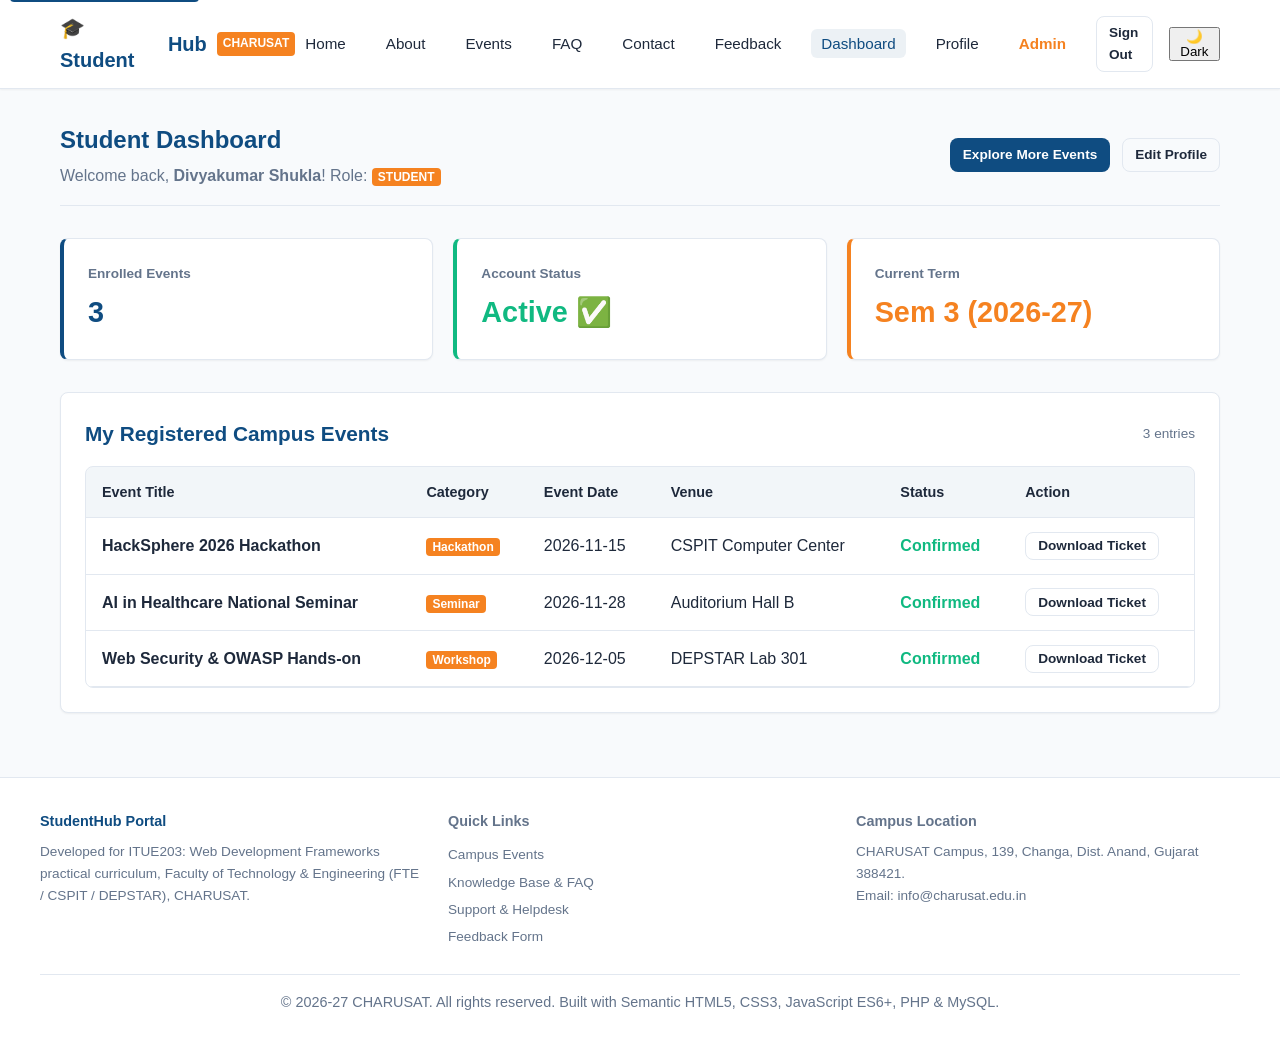
<file: dashboard.html>
<!DOCTYPE html>
<html lang="en">
<head>
  <meta charset="UTF-8">
  <meta name="viewport" content="width=device-width, initial-scale=1.0">
  <meta name="description" content="Student Dashboard - StudentHub">
  <title>Student Dashboard | StudentHub</title>
  <link rel="stylesheet" href="assets/css/main.css">
  <link rel="icon" href="data:,">
</head>
<body>
  <!-- Accessibility: Skip to Content -->
  <a href="#main-content" class="skip-link">Skip to main content</a>

  <!-- Navigation Header -->
  <header class="navbar">
    <div class="nav-container">
      <a href="index.html" class="brand-logo" aria-label="StudentHub Homepage">
        🎓 Student<span>Hub</span>
        <span class="brand-badge">CHARUSAT</span>
      </a>

      <button class="hamburger" id="nav-toggle" aria-label="Toggle navigation menu">☰</button>

      <nav aria-label="Primary Navigation">
        <ul class="nav-menu" id="nav-menu">
          <li><a href="index.html" class="nav-link">Home</a></li>
          <li><a href="about.html" class="nav-link">About</a></li>
          <li><a href="events.html" class="nav-link">Events</a></li>
          <li><a href="faq.html" class="nav-link">FAQ</a></li>
          <li><a href="contact.html" class="nav-link">Contact</a></li>
          <li><a href="feedback.html" class="nav-link">Feedback</a></li>
          <li><a href="dashboard.html" class="nav-link active">Dashboard</a></li>
          <li><a href="profile.html" class="nav-link">Profile</a></li>
          <li><a href="admin.html" class="nav-link" style="color: var(--secondary-color); font-weight:700;">Admin</a></li>
          <li><a href="login.html" class="btn btn-outline btn-sm">Sign Out</a></li>
        </ul>
      </nav>

      <div class="theme-switch-wrapper" style="display: flex; align-items: center; gap: 0.5rem; margin-left: 1rem;">
        <button id="theme-toggle" class="theme-btn" aria-label="Toggle Dark and Light Mode" title="Toggle theme">🌙</button>
      </div>
    </div>
  </header>

  <!-- Main Content Body -->
  <main id="main-content" class="container">
    <section style="margin-bottom: 2rem;">
      <div style="display: flex; justify-content: space-between; align-items: center; flex-wrap: wrap; gap: 1rem; margin-bottom: 2rem; border-bottom: 1px solid var(--border-color); padding-bottom: 1rem;">
        <div>
          <h1 style="color: var(--primary-color); margin-bottom: 0.25rem;">Student Dashboard</h1>
          <p style="color: var(--text-muted);">Welcome back, <strong>Divyakumar Shukla</strong>! Role: <span class="brand-badge">STUDENT</span></p>
        </div>
        <div style="display: flex; gap: 0.75rem;">
          <a href="events.html" class="btn btn-primary btn-sm">Explore More Events</a>
          <a href="profile.html" class="btn btn-outline btn-sm">Edit Profile</a>
        </div>
      </div>

      <!-- Metric Badges -->
      <div style="display: grid; grid-template-columns: repeat(auto-fit, minmax(220px, 1fr)); gap: 1.25rem; margin-bottom: 2rem;">
        <div class="card" style="border-left: 4px solid var(--primary-color);">
          <div style="font-size: 0.85rem; color: var(--text-muted); font-weight: 600;">Enrolled Events</div>
          <div style="font-size: 1.8rem; font-weight: 700; color: var(--primary-color); margin-top: 0.25rem;">3</div>
        </div>
        <div class="card" style="border-left: 4px solid var(--accent-color);">
          <div style="font-size: 0.85rem; color: var(--text-muted); font-weight: 600;">Account Status</div>
          <div style="font-size: 1.8rem; font-weight: 700; color: var(--accent-color); margin-top: 0.25rem;">Active ✅</div>
        </div>
        <div class="card" style="border-left: 4px solid var(--secondary-color);">
          <div style="font-size: 0.85rem; color: var(--text-muted); font-weight: 600;">Current Term</div>
          <div style="font-size: 1.8rem; font-weight: 700; color: var(--secondary-color); margin-top: 0.25rem;">Sem 3 (2026-27)</div>
        </div>
      </div>

      <!-- Registered Events Section -->
      <div class="card">
        <div style="display: flex; justify-content: space-between; align-items: center; margin-bottom: 1rem;">
          <h2 style="font-size: 1.3rem; color: var(--primary-color);">My Registered Campus Events</h2>
          <span style="font-size: 0.85rem; color: var(--text-muted);">3 entries</span>
        </div>

        <div class="table-responsive">
          <table class="table">
            <thead>
              <tr>
                <th>Event Title</th>
                <th>Category</th>
                <th>Event Date</th>
                <th>Venue</th>
                <th>Status</th>
                <th>Action</th>
              </tr>
            </thead>
            <tbody>
              <tr>
                <td><strong>HackSphere 2026 Hackathon</strong></td>
                <td><span class="brand-badge">Hackathon</span></td>
                <td>2026-11-15</td>
                <td>CSPIT Computer Center</td>
                <td><span style="color: var(--accent-color); font-weight: 600;">Confirmed</span></td>
                <td><button class="btn btn-outline btn-sm" onclick="alert('Registration pass downloaded for HackSphere 2026.')">Download Ticket</button></td>
              </tr>
              <tr>
                <td><strong>AI in Healthcare National Seminar</strong></td>
                <td><span class="brand-badge">Seminar</span></td>
                <td>2026-11-28</td>
                <td>Auditorium Hall B</td>
                <td><span style="color: var(--accent-color); font-weight: 600;">Confirmed</span></td>
                <td><button class="btn btn-outline btn-sm" onclick="alert('Registration pass downloaded for AI Seminar.')">Download Ticket</button></td>
              </tr>
              <tr>
                <td><strong>Web Security &amp; OWASP Hands-on</strong></td>
                <td><span class="brand-badge">Workshop</span></td>
                <td>2026-12-05</td>
                <td>DEPSTAR Lab 301</td>
                <td><span style="color: var(--accent-color); font-weight: 600;">Confirmed</span></td>
                <td><button class="btn btn-outline btn-sm" onclick="alert('Registration pass downloaded for Web Security Workshop.')">Download Ticket</button></td>
              </tr>
            </tbody>
          </table>
        </div>
      </div>
    </section>
  </main>

  <!-- Global Footer -->
  <footer class="footer">
    <div style="max-width: 1200px; margin: 0 auto; display: flex; flex-wrap: wrap; justify-content: space-between; gap: 1.5rem; text-align: left; padding-bottom: 1.5rem; border-bottom: 1px solid var(--border-color); margin-bottom: 1rem;">
      <div style="flex: 1; min-width: 250px;">
        <h4 style="color: var(--primary-color); margin-bottom: 0.5rem;">StudentHub Portal</h4>
        <p style="font-size: 0.85rem; color: var(--text-muted);">
          Developed for ITUE203: Web Development Frameworks practical curriculum, Faculty of Technology &amp; Engineering (FTE / CSPIT / DEPSTAR), CHARUSAT.
        </p>
      </div>
      <div style="flex: 1; min-width: 160px;">
        <h4 style="margin-bottom: 0.5rem;">Quick Links</h4>
        <ul style="list-style: none; font-size: 0.85rem; line-height: 2;">
          <li><a href="events.html" style="color: inherit; text-decoration: none;">Campus Events</a></li>
          <li><a href="faq.html" style="color: inherit; text-decoration: none;">Knowledge Base &amp; FAQ</a></li>
          <li><a href="contact.html" style="color: inherit; text-decoration: none;">Support &amp; Helpdesk</a></li>
          <li><a href="feedback.html" style="color: inherit; text-decoration: none;">Feedback Form</a></li>
        </ul>
      </div>
      <div style="flex: 1; min-width: 200px;">
        <h4 style="margin-bottom: 0.5rem;">Campus Location</h4>
        <p style="font-size: 0.85rem; color: var(--text-muted);">
          CHARUSAT Campus, 139, Changa, Dist. Anand, Gujarat 388421.<br>
          Email: info@charusat.edu.in
        </p>
      </div>
    </div>
    <p>&copy; 2026-27 CHARUSAT. All rights reserved. Built with Semantic HTML5, CSS3, JavaScript ES6+, PHP &amp; MySQL.</p>
  </footer>

  <script src="assets/js/main.js"></script>
</body>
</html>
</file>
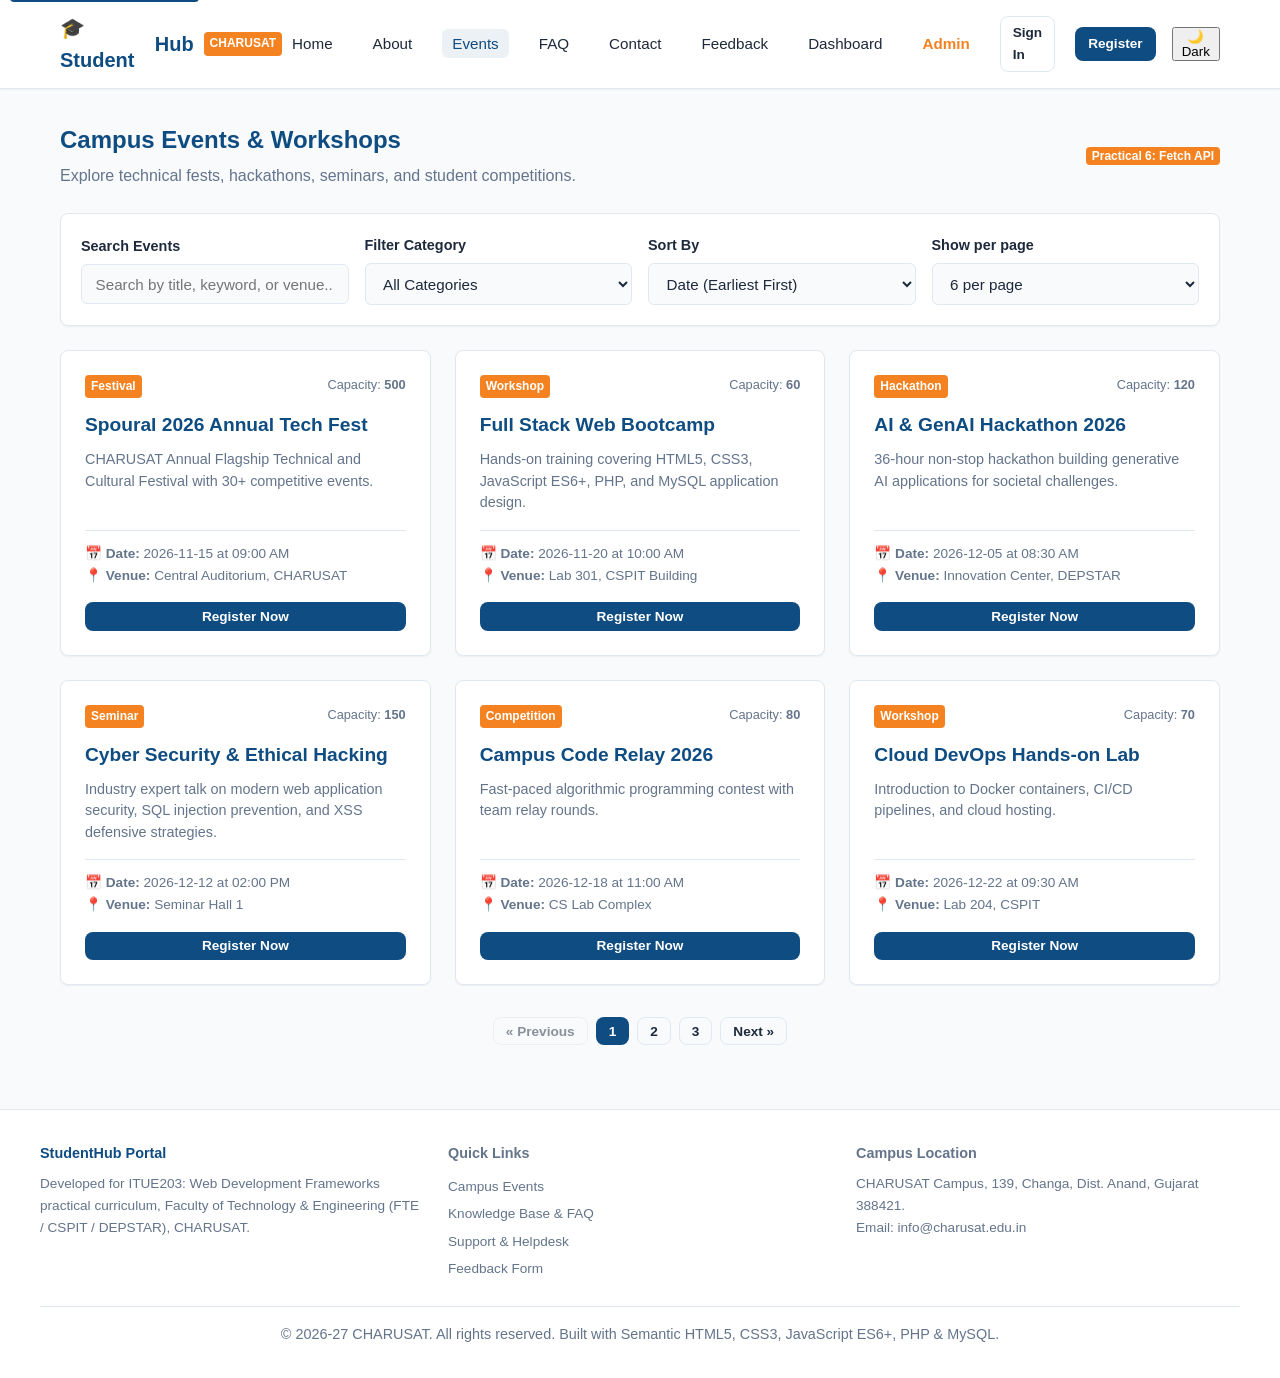
<file: events.html>
<!DOCTYPE html>
<html lang="en">
<head>
  <meta charset="UTF-8">
  <meta name="viewport" content="width=device-width, initial-scale=1.0">
  <meta name="description" content="Campus Events &amp; Workshops - StudentHub">
  <title>Campus Events &amp; Registration | StudentHub</title>
  <link rel="stylesheet" href="assets/css/main.css">
  <link rel="icon" href="data:,">
</head>
<body>
  <!-- Accessibility: Skip to Content -->
  <a href="#main-content" class="skip-link">Skip to main content</a>

  <!-- Navigation Header -->
  <header class="navbar">
    <div class="nav-container">
      <a href="index.html" class="brand-logo" aria-label="StudentHub Homepage">
        🎓 Student<span>Hub</span>
        <span class="brand-badge">CHARUSAT</span>
      </a>

      <button class="hamburger" id="nav-toggle" aria-label="Toggle navigation menu">☰</button>

      <nav aria-label="Primary Navigation">
        <ul class="nav-menu" id="nav-menu">
          <li><a href="index.html" class="nav-link">Home</a></li>
          <li><a href="about.html" class="nav-link">About</a></li>
          <li><a href="events.html" class="nav-link active">Events</a></li>
          <li><a href="faq.html" class="nav-link">FAQ</a></li>
          <li><a href="contact.html" class="nav-link">Contact</a></li>
          <li><a href="feedback.html" class="nav-link">Feedback</a></li>
          <li><a href="dashboard.html" class="nav-link">Dashboard</a></li>
          <li><a href="admin.html" class="nav-link" style="color: var(--secondary-color); font-weight:700;">Admin</a></li>
          <li><a href="login.html" class="btn btn-outline btn-sm">Sign In</a></li>
          <li><a href="register.html" class="btn btn-primary btn-sm">Register</a></li>
        </ul>
      </nav>

      <div class="theme-switch-wrapper" style="display: flex; align-items: center; gap: 0.5rem; margin-left: 1rem;">
        <button id="theme-toggle" class="theme-btn" aria-label="Toggle Dark and Light Mode" title="Toggle theme">🌙</button>
      </div>
    </div>
  </header>

  <!-- Main Content Body -->
  <main id="main-content" class="container">
    <section style="margin-bottom: 2rem;">
      <div style="display: flex; justify-content: space-between; align-items: center; flex-wrap: wrap; gap: 1rem; margin-bottom: 1.5rem;">
        <div>
          <h1 style="color: var(--primary-color); margin-bottom: 0.25rem;">Campus Events &amp; Workshops</h1>
          <p style="color: var(--text-muted);">Explore technical fests, hackathons, seminars, and student competitions.</p>
        </div>
        <div>
          <span class="brand-badge">Practical 6: Fetch API</span>
        </div>
      </div>

      <!-- Search, Filter & Controls Bar -->
      <div class="card" style="margin-bottom: 1.5rem; padding: 1.25rem;">
        <div style="display: grid; grid-template-columns: repeat(auto-fit, minmax(200px, 1fr)); gap: 1rem; align-items: center;">
          <div>
            <label for="event-search" class="form-label">Search Events</label>
            <input type="text" id="event-search" class="form-control" placeholder="Search by title, keyword, or venue...">
          </div>
          <div>
            <label for="event-category" class="form-label">Filter Category</label>
            <select id="event-category" class="form-control">
              <option value="all">All Categories</option>
              <option value="Festival">Festival</option>
              <option value="Workshop">Workshop</option>
              <option value="Hackathon">Hackathon</option>
              <option value="Seminar">Seminar</option>
              <option value="Competition">Competition</option>
            </select>
          </div>
          <div>
            <label for="event-sort" class="form-label">Sort By</label>
            <select id="event-sort" class="form-control">
              <option value="date-asc">Date (Earliest First)</option>
              <option value="date-desc">Date (Latest First)</option>
              <option value="title-asc">Title (A-Z)</option>
              <option value="capacity-desc">Capacity (High to Low)</option>
            </select>
          </div>
          <div>
            <label for="items-per-page" class="form-label">Show per page</label>
            <select id="items-per-page" class="form-control">
              <option value="6">6 per page</option>
              <option value="9">9 per page</option>
              <option value="15">All</option>
            </select>
          </div>
        </div>
      </div>

      <!-- Loading State -->
      <div id="loading-spinner" style="text-align: center; padding: 3rem 0; display: none;">
        <p style="font-size: 1.1rem; color: var(--text-muted);">⏳ Loading campus events data...</p>
      </div>

      <!-- Events Container Grid -->
      <div id="events-grid" class="card-grid"></div>

      <!-- Pagination Controls -->
      <div id="pagination-controls" style="display: flex; justify-content: center; align-items: center; gap: 0.5rem; margin-top: 2rem;"></div>
    </section>

    <!-- Register Event Modal -->
    <div id="eventModal" class="modal-backdrop">
      <div class="modal-content">
        <h3 id="modalEventTitle" style="color: var(--primary-color); margin-bottom: 0.5rem;">Event Title</h3>
        <p id="modalEventDetails" style="font-size: 0.9rem; color: var(--text-muted); margin-bottom: 1rem;"></p>
        <div id="modalRegistrationMessage" style="margin-bottom: 1rem;"></div>

        <form id="eventRegistrationForm" onsubmit="handleEventRegistration(event)">
          <input type="hidden" id="modalEventId" name="event_id">
          <div class="form-group">
            <label class="form-label" for="regStudentName">Full Name</label>
            <input type="text" id="regStudentName" class="form-control" required placeholder="Enter student full name">
          </div>
          <div class="form-group">
            <label class="form-label" for="regStudentEmail">University Email</label>
            <input type="email" id="regStudentEmail" class="form-control" required placeholder="id@charusat.edu.in">
          </div>
          <div style="display: flex; justify-content: flex-end; gap: 0.75rem; margin-top: 1.5rem;">
            <button type="button" class="btn btn-outline" onclick="closeModal('eventModal')">Cancel</button>
            <button type="submit" class="btn btn-primary">Confirm Registration</button>
          </div>
        </form>
      </div>
    </div>
  </main>

  <!-- Global Footer -->
  <footer class="footer">
    <div style="max-width: 1200px; margin: 0 auto; display: flex; flex-wrap: wrap; justify-content: space-between; gap: 1.5rem; text-align: left; padding-bottom: 1.5rem; border-bottom: 1px solid var(--border-color); margin-bottom: 1rem;">
      <div style="flex: 1; min-width: 250px;">
        <h4 style="color: var(--primary-color); margin-bottom: 0.5rem;">StudentHub Portal</h4>
        <p style="font-size: 0.85rem; color: var(--text-muted);">
          Developed for ITUE203: Web Development Frameworks practical curriculum, Faculty of Technology &amp; Engineering (FTE / CSPIT / DEPSTAR), CHARUSAT.
        </p>
      </div>
      <div style="flex: 1; min-width: 160px;">
        <h4 style="margin-bottom: 0.5rem;">Quick Links</h4>
        <ul style="list-style: none; font-size: 0.85rem; line-height: 2;">
          <li><a href="events.html" style="color: inherit; text-decoration: none;">Campus Events</a></li>
          <li><a href="faq.html" style="color: inherit; text-decoration: none;">Knowledge Base &amp; FAQ</a></li>
          <li><a href="contact.html" style="color: inherit; text-decoration: none;">Support &amp; Helpdesk</a></li>
          <li><a href="feedback.html" style="color: inherit; text-decoration: none;">Feedback Form</a></li>
        </ul>
      </div>
      <div style="flex: 1; min-width: 200px;">
        <h4 style="margin-bottom: 0.5rem;">Campus Location</h4>
        <p style="font-size: 0.85rem; color: var(--text-muted);">
          CHARUSAT Campus, 139, Changa, Dist. Anand, Gujarat 388421.<br>
          Email: info@charusat.edu.in
        </p>
      </div>
    </div>
    <p>&copy; 2026-27 CHARUSAT. All rights reserved. Built with Semantic HTML5, CSS3, JavaScript ES6+, PHP &amp; MySQL.</p>
  </footer>

  <script src="assets/js/main.js"></script>
  <script>
    let allEvents = [];
    let currentPage = 1;
    let pageSize = 6;

    document.addEventListener('DOMContentLoaded', () => {
      fetchEvents();

      document.getElementById('event-search').addEventListener('input', () => {
        currentPage = 1;
        applyFiltersAndRender();
      });

      document.getElementById('event-category').addEventListener('change', () => {
        currentPage = 1;
        applyFiltersAndRender();
      });

      document.getElementById('event-sort').addEventListener('change', () => {
        applyFiltersAndRender();
      });

      document.getElementById('items-per-page').addEventListener('change', (e) => {
        pageSize = parseInt(e.target.value);
        currentPage = 1;
        applyFiltersAndRender();
      });
    });

    async function fetchEvents() {
      const spinner = document.getElementById('loading-spinner');
      spinner.style.display = 'block';

      try {
        // First try to load from data/events.json directly for pure static HTML
        const res = await fetch('data/events.json');
        if (!res.ok) throw new Error('Data file not reachable');
        allEvents = await res.json();
      } catch (err) {
        console.warn('Fetch fallback to API if running on server:', err);
        try {
          const apiRes = await fetch('api/events.php');
          const json = await apiRes.json();
          allEvents = json.data || [];
        } catch(e) {
          console.error('All event fetch attempts failed:', e);
        }
      } finally {
        spinner.style.display = 'none';
        applyFiltersAndRender();
      }
    }

    function applyFiltersAndRender() {
      const query = document.getElementById('event-search').value.toLowerCase().trim();
      const cat = document.getElementById('event-category').value;
      const sort = document.getElementById('event-sort').value;

      let filtered = allEvents.filter(ev => {
        const matchesQuery = !query ||
          ev.title.toLowerCase().includes(query) ||
          ev.description.toLowerCase().includes(query) ||
          ev.venue.toLowerCase().includes(query);
        const matchesCat = cat === 'all' || ev.category.toLowerCase() === cat.toLowerCase();
        return matchesQuery && matchesCat;
      });

      filtered.sort((a, b) => {
        if (sort === 'date-asc') return new Date(a.date || a.event_date) - new Date(b.date || b.event_date);
        if (sort === 'date-desc') return new Date(b.date || b.event_date) - new Date(a.date || a.event_date);
        if (sort === 'title-asc') return a.title.localeCompare(b.title);
        if (sort === 'capacity-desc') return (b.capacity || 0) - (a.capacity || 0);
        return 0;
      });

      const totalItems = filtered.length;
      const totalPages = Math.ceil(totalItems / pageSize) || 1;
      if (currentPage > totalPages) currentPage = totalPages;

      const startIndex = (currentPage - 1) * pageSize;
      const pageItems = filtered.slice(startIndex, startIndex + pageSize);

      renderEvents(pageItems);
      renderPagination(totalPages, totalItems);
    }

    function renderEvents(items) {
      const container = document.getElementById('events-grid');
      if (!items.length) {
        container.innerHTML = `
          <div style="grid-column: 1 / -1; text-align: center; padding: 3rem 1rem;">
            <p style="font-size: 1.1rem; color: var(--text-muted);">No campus events found matching your search criteria.</p>
          </div>
        `;
        return;
      }

      container.innerHTML = items.map(ev => {
        const dateStr = ev.date || ev.event_date || 'TBA';
        const posterImg = ev.poster_image ? `assets/uploads/${ev.poster_image}` : '';
        return `
          <article class="card event-card" style="display: flex; flex-direction: column;">
            ${posterImg ? `<img src="${posterImg}" alt="${escapeHtml(ev.title)}" style="width: 100%; height: 160px; object-fit: cover; border-radius: 4px; margin-bottom: 0.75rem;" onerror="this.style.display='none'">` : ''}
            <div style="display: flex; justify-content: space-between; align-items: flex-start; gap: 0.5rem; margin-bottom: 0.75rem;">
              <span class="brand-badge">${escapeHtml(ev.category)}</span>
              <span style="font-size: 0.8rem; color: var(--text-muted);">Capacity: <strong>${ev.capacity || 'Open'}</strong></span>
            </div>
            <h3 style="font-size: 1.2rem; color: var(--primary-color); margin-bottom: 0.5rem;">${escapeHtml(ev.title)}</h3>
            <p style="font-size: 0.9rem; color: var(--text-muted); flex-grow: 1; margin-bottom: 1rem; line-height: 1.5;">
              ${escapeHtml(ev.description || '')}
            </p>
            <div style="font-size: 0.85rem; color: var(--text-muted); margin-bottom: 1rem; border-top: 1px solid var(--border-color); padding-top: 0.75rem;">
              <div>📅 <strong>Date:</strong> ${dateStr} at ${ev.time || ev.event_time || '10:00 AM'}</div>
              <div>📍 <strong>Venue:</strong> ${escapeHtml(ev.venue || 'CHARUSAT Campus')}</div>
            </div>
            <button class="btn btn-primary btn-sm" onclick="openRegisterModal(${ev.id}, '${escapeHtml(ev.title)}', '${dateStr}', '${escapeHtml(ev.venue || '')}')">Register Now</button>
          </article>
        `;
      }).join('');
    }

    function renderPagination(totalPages, totalItems) {
      const container = document.getElementById('pagination-controls');
      if (totalPages <= 1) {
        container.innerHTML = totalItems > 0 ? `<span style="font-size: 0.85rem; color: var(--text-muted);">Showing all ${totalItems} results</span>` : '';
        return;
      }

      let html = `<button class="btn btn-outline btn-sm" ${currentPage === 1 ? 'disabled style="opacity:0.5; cursor:not-allowed;"' : ''} onclick="goToPage(${currentPage - 1})">&laquo; Previous</button>`;
      for (let i = 1; i <= totalPages; i++) {
        html += `<button class="btn ${i === currentPage ? 'btn-primary' : 'btn-outline'} btn-sm" onclick="goToPage(${i})">${i}</button>`;
      }
      html += `<button class="btn btn-outline btn-sm" ${currentPage === totalPages ? 'disabled style="opacity:0.5; cursor:not-allowed;"' : ''} onclick="goToPage(${currentPage + 1})">Next &raquo;</button>`;
      container.innerHTML = html;
    }

    function goToPage(p) {
      currentPage = p;
      applyFiltersAndRender();
      window.scrollTo({ top: 300, behavior: 'smooth' });
    }

    function openRegisterModal(id, title, date, venue) {
      document.getElementById('modalEventId').value = id;
      document.getElementById('modalEventTitle').textContent = title;
      document.getElementById('modalEventDetails').textContent = `📅 ${date} | 📍 ${venue}`;
      document.getElementById('modalRegistrationMessage').innerHTML = '';
      document.getElementById('eventModal').classList.add('active');
    }

    function closeModal(id) {
      document.getElementById(id).classList.remove('active');
    }

    function handleEventRegistration(e) {
      e.preventDefault();
      const title = document.getElementById('modalEventTitle').textContent;
      const studentName = document.getElementById('regStudentName').value;
      const msgBox = document.getElementById('modalRegistrationMessage');

      msgBox.innerHTML = `
        <div class="alert alert-success">
          <span>✅ Confirmed! <strong>${escapeHtml(studentName)}</strong> is now registered for <strong>${escapeHtml(title)}</strong>.</span>
        </div>
      `;
      setTimeout(() => {
        closeModal('eventModal');
        document.getElementById('eventRegistrationForm').reset();
      }, 2000);
    }

    function escapeHtml(str) {
      return String(str || '').replace(/[&<>"']/g, function(m) {
        return {'&':'&amp;','<':'&lt;','>':'&gt;','"':'&quot;',"'":'&#39;'}[m];
      });
    }
  </script>
</body>
</html>
</file>
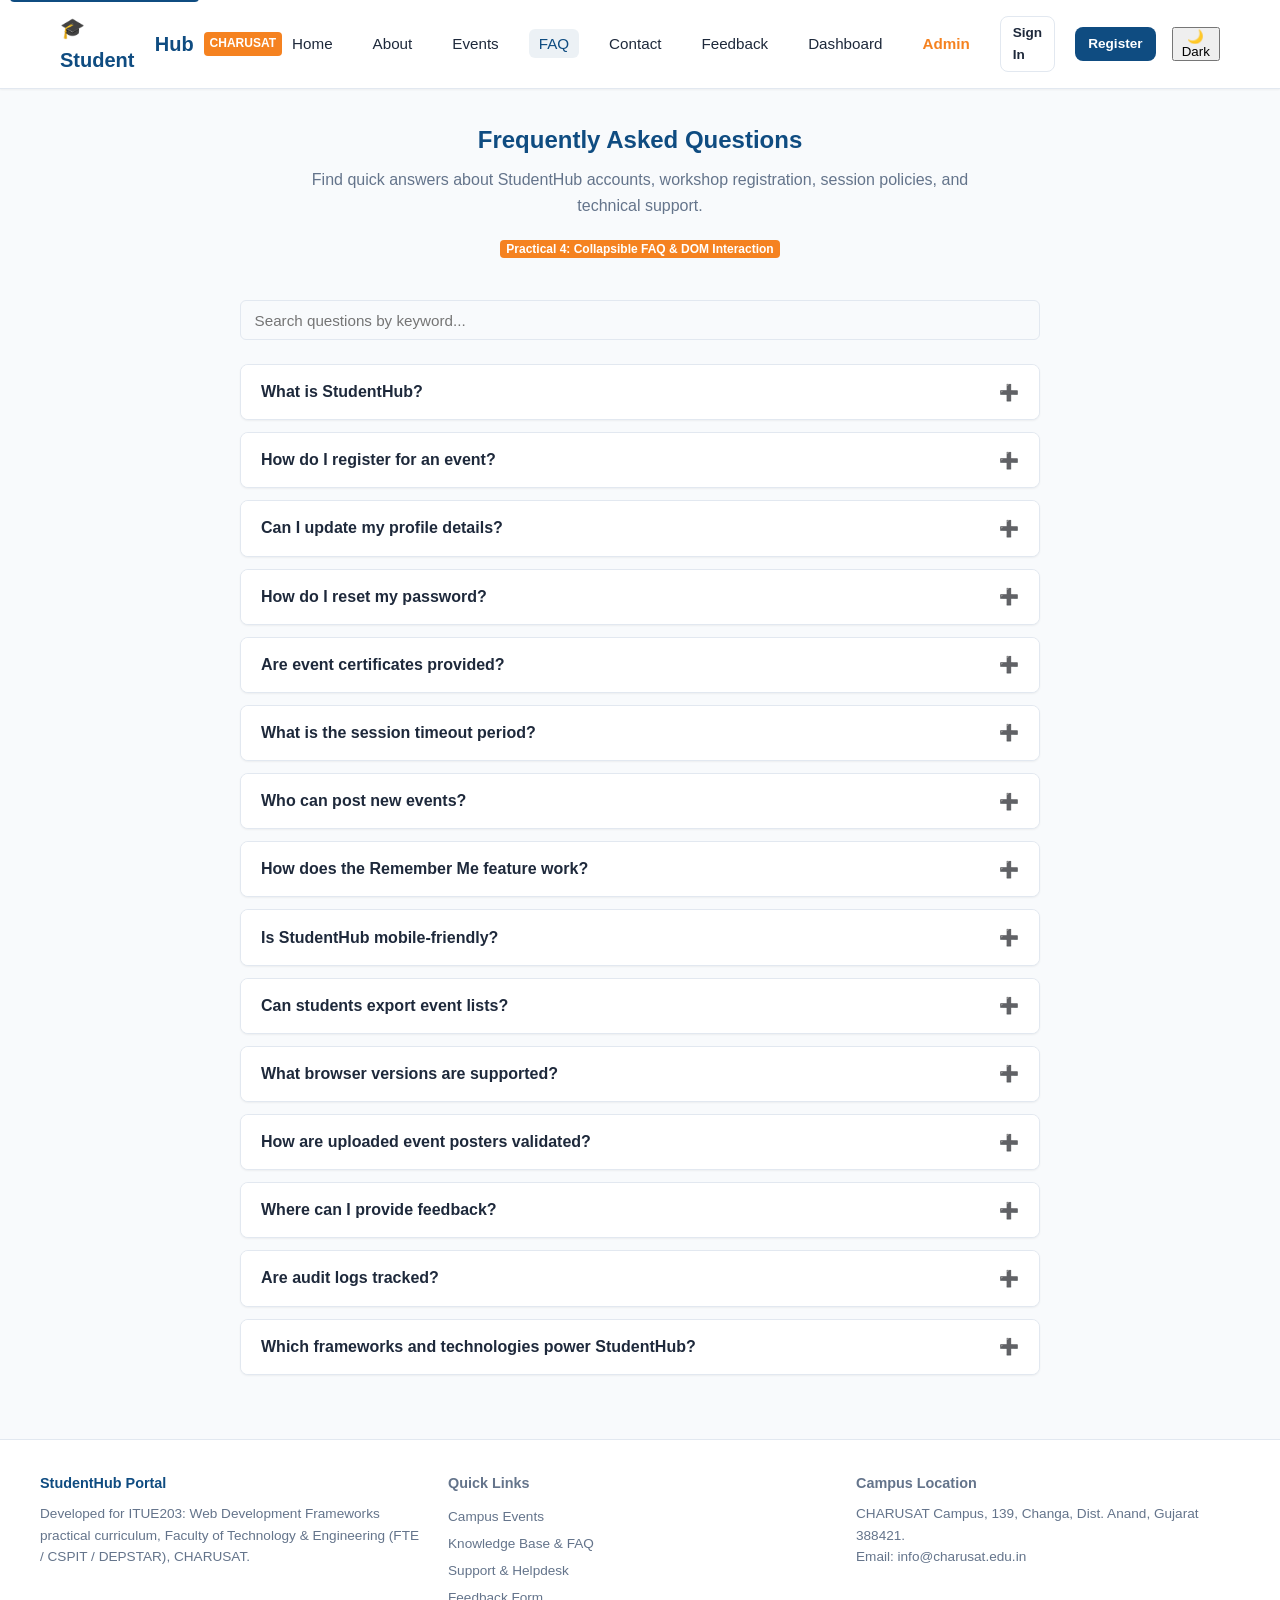
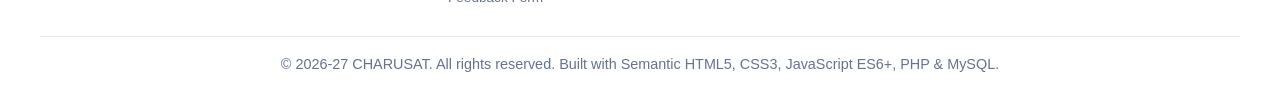
<file: faq.html>
<!DOCTYPE html>
<html lang="en">
<head>
  <meta charset="UTF-8">
  <meta name="viewport" content="width=device-width, initial-scale=1.0">
  <meta name="description" content="Frequently Asked Questions - StudentHub">
  <title>Frequently Asked Questions | StudentHub</title>
  <link rel="stylesheet" href="assets/css/main.css">
  <link rel="icon" href="data:,">
</head>
<body>
  <!-- Accessibility: Skip to Content -->
  <a href="#main-content" class="skip-link">Skip to main content</a>

  <!-- Navigation Header -->
  <header class="navbar">
    <div class="nav-container">
      <a href="index.html" class="brand-logo" aria-label="StudentHub Homepage">
        🎓 Student<span>Hub</span>
        <span class="brand-badge">CHARUSAT</span>
      </a>

      <button class="hamburger" id="nav-toggle" aria-label="Toggle navigation menu">☰</button>

      <nav aria-label="Primary Navigation">
        <ul class="nav-menu" id="nav-menu">
          <li><a href="index.html" class="nav-link">Home</a></li>
          <li><a href="about.html" class="nav-link">About</a></li>
          <li><a href="events.html" class="nav-link">Events</a></li>
          <li><a href="faq.html" class="nav-link active">FAQ</a></li>
          <li><a href="contact.html" class="nav-link">Contact</a></li>
          <li><a href="feedback.html" class="nav-link">Feedback</a></li>
          <li><a href="dashboard.html" class="nav-link">Dashboard</a></li>
          <li><a href="admin.html" class="nav-link" style="color: var(--secondary-color); font-weight:700;">Admin</a></li>
          <li><a href="login.html" class="btn btn-outline btn-sm">Sign In</a></li>
          <li><a href="register.html" class="btn btn-primary btn-sm">Register</a></li>
        </ul>
      </nav>

      <div class="theme-switch-wrapper" style="display: flex; align-items: center; gap: 0.5rem; margin-left: 1rem;">
        <button id="theme-toggle" class="theme-btn" aria-label="Toggle Dark and Light Mode" title="Toggle theme">🌙</button>
      </div>
    </div>
  </header>

  <!-- Main Content Body -->
  <main id="main-content" class="container">
    <section style="margin-bottom: 2rem;">
      <div style="text-align: center; max-width: 700px; margin: 0 auto 2.5rem;">
        <h1 style="color: var(--primary-color); margin-bottom: 0.5rem;">Frequently Asked Questions</h1>
        <p style="color: var(--text-muted);">
          Find quick answers about StudentHub accounts, workshop registration, session policies, and technical support.
        </p>
        <div style="margin-top: 1rem;">
          <span class="brand-badge">Practical 4: Collapsible FAQ &amp; DOM Interaction</span>
        </div>
      </div>

      <div style="max-width: 800px; margin: 0 auto;">
        <!-- Search FAQ -->
        <div class="form-group" style="margin-bottom: 1.5rem;">
          <input type="text" id="faqSearchInput" class="form-control" placeholder="Search questions by keyword..." oninput="filterFaqs()">
        </div>

        <!-- Accordion List -->
        <div id="faqAccordionList" style="display: flex; flex-direction: column; gap: 0.75rem;">
          <!-- Populated dynamically via fetch or fallback -->
        </div>
      </div>
    </section>
  </main>

  <!-- Global Footer -->
  <footer class="footer">
    <div style="max-width: 1200px; margin: 0 auto; display: flex; flex-wrap: wrap; justify-content: space-between; gap: 1.5rem; text-align: left; padding-bottom: 1.5rem; border-bottom: 1px solid var(--border-color); margin-bottom: 1rem;">
      <div style="flex: 1; min-width: 250px;">
        <h4 style="color: var(--primary-color); margin-bottom: 0.5rem;">StudentHub Portal</h4>
        <p style="font-size: 0.85rem; color: var(--text-muted);">
          Developed for ITUE203: Web Development Frameworks practical curriculum, Faculty of Technology &amp; Engineering (FTE / CSPIT / DEPSTAR), CHARUSAT.
        </p>
      </div>
      <div style="flex: 1; min-width: 160px;">
        <h4 style="margin-bottom: 0.5rem;">Quick Links</h4>
        <ul style="list-style: none; font-size: 0.85rem; line-height: 2;">
          <li><a href="events.html" style="color: inherit; text-decoration: none;">Campus Events</a></li>
          <li><a href="faq.html" style="color: inherit; text-decoration: none;">Knowledge Base &amp; FAQ</a></li>
          <li><a href="contact.html" style="color: inherit; text-decoration: none;">Support &amp; Helpdesk</a></li>
          <li><a href="feedback.html" style="color: inherit; text-decoration: none;">Feedback Form</a></li>
        </ul>
      </div>
      <div style="flex: 1; min-width: 200px;">
        <h4 style="margin-bottom: 0.5rem;">Campus Location</h4>
        <p style="font-size: 0.85rem; color: var(--text-muted);">
          CHARUSAT Campus, 139, Changa, Dist. Anand, Gujarat 388421.<br>
          Email: info@charusat.edu.in
        </p>
      </div>
    </div>
    <p>&copy; 2026-27 CHARUSAT. All rights reserved. Built with Semantic HTML5, CSS3, JavaScript ES6+, PHP &amp; MySQL.</p>
  </footer>

  <script src="assets/js/main.js"></script>
  <script>
    let faqsData = [];

    const defaultFaqs = [
      {
        "id": 1,
        "question": "What is the purpose of the StudentHub portal?",
        "answer": "StudentHub provides CHARUSAT students with an integrated platform to access academic events, manage profiles, submit lab feedback, and explore technical workshops.",
        "category": "General"
      },
      {
        "id": 2,
        "question": "How do I register for an account?",
        "answer": "Click on the Register button in the navigation header, fill in your full name, student ID, valid CHARUSAT email, and set a secure password meeting university complexity requirements.",
        "category": "Authentication"
      },
      {
        "id": 3,
        "question": "How long does a login session remain active?",
        "answer": "To protect student privacy on shared computer labs, sessions automatically expire after 15 minutes of inactivity. Selecting 'Remember me' keeps you authenticated for 30 days.",
        "category": "Security"
      },
      {
        "id": 4,
        "question": "Can I cancel my registration for an event?",
        "answer": "Yes, log into your Student Dashboard, view your enrolled events table, and click Cancel Registration before the event cutoff date.",
        "category": "Events"
      },
      {
        "id": 5,
        "question": "Who can access the Admin Panel?",
        "answer": "Only accounts assigned the 'admin' role (faculty and system coordinators) have privileges to manage the student directory and create events.",
        "category": "Admin"
      }
    ];

    document.addEventListener('DOMContentLoaded', async () => {
      try {
        const res = await fetch('data/faqs.json');
        if (!res.ok) throw new Error('Data file not reachable');
        faqsData = await res.json();
      } catch (e) {
        console.warn('Falling back to default FAQs array:', e);
        faqsData = defaultFaqs;
      }
      renderFaqs(faqsData);
    });

    function renderFaqs(list) {
      const container = document.getElementById('faqAccordionList');
      if (!list.length) {
        container.innerHTML = `<p class="alert alert-info">No questions match your query.</p>`;
        return;
      }

      container.innerHTML = list.map((item, index) => `
        <div class="card" style="padding: 0; overflow: hidden; border: 1px solid var(--border-color);">
          <button class="accordion-header" style="width: 100%; text-align: left; padding: 1.1rem 1.25rem; background: var(--bg-card); border: none; font-size: 1rem; font-weight: 600; color: var(--text-main); display: flex; justify-content: space-between; align-items: center; cursor: pointer;" aria-expanded="false" onclick="toggleAccordion(this)">
            <span>${escapeHtml(item.question)}</span>
            <span class="icon" style="transition: transform 0.2s;">➕</span>
          </button>
          <div class="accordion-body" style="display: none; padding: 1rem 1.25rem; background-color: var(--bg-main); border-top: 1px solid var(--border-color); color: var(--text-muted); font-size: 0.93rem; line-height: 1.6;">
            <p>${escapeHtml(item.answer)}</p>
            <div style="margin-top: 0.5rem;"><span class="brand-badge" style="font-size: 0.7rem; background: var(--border-color); color: var(--text-muted);">${escapeHtml(item.category)}</span></div>
          </div>
        </div>
      `).join('');
    }

    function toggleAccordion(btn) {
      const body = btn.nextElementSibling;
      const icon = btn.querySelector('.icon');
      const isCurrentlyOpen = body.style.display === 'block';

      // Close all other open FAQs
      document.querySelectorAll('.accordion-body').forEach(b => b.style.display = 'none');
      document.querySelectorAll('.accordion-header .icon').forEach(i => {
        i.textContent = '➕';
      });
      document.querySelectorAll('.accordion-header').forEach(h => h.setAttribute('aria-expanded', 'false'));

      if (!isCurrentlyOpen) {
        body.style.display = 'block';
        icon.textContent = '➖';
        btn.setAttribute('aria-expanded', 'true');
      }
    }

    function filterFaqs() {
      const q = document.getElementById('faqSearchInput').value.toLowerCase().trim();
      const filtered = faqsData.filter(f => f.question.toLowerCase().includes(q) || f.answer.toLowerCase().includes(q));
      renderFaqs(filtered);
    }

    function escapeHtml(string) {
      return String(string || '').replace(/[&<>"']/g, function(m) {
        return {'&':'&amp;','<':'&lt;','>':'&gt;','"':'&quot;',"'":'&#39;'}[m];
      });
    }
  </script>
</body>
</html>
</file>
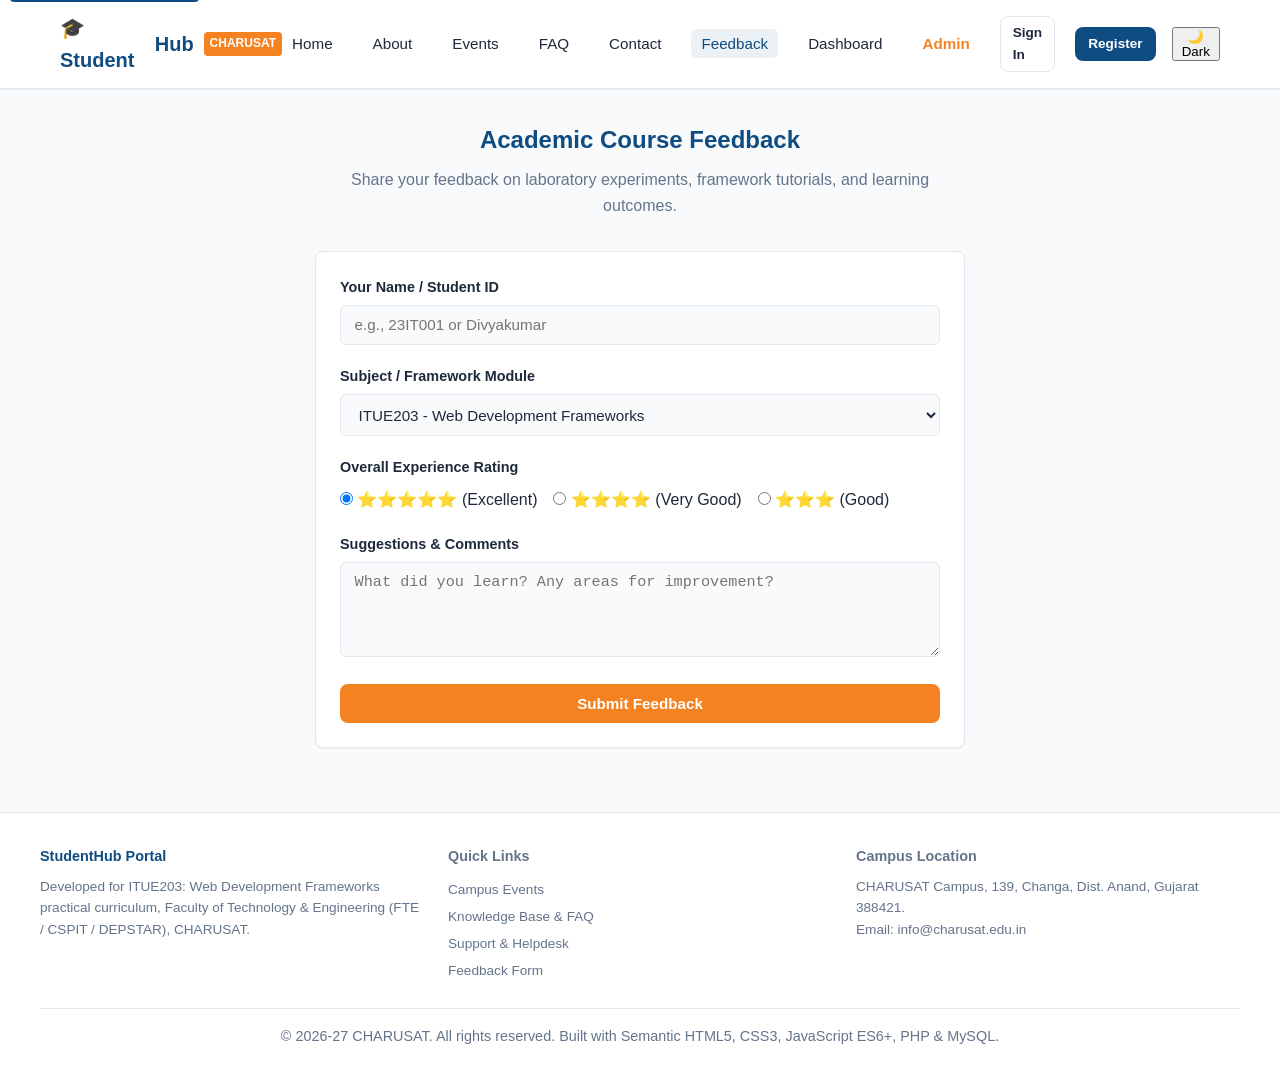
<file: feedback.html>
<!DOCTYPE html>
<html lang="en">
<head>
  <meta charset="UTF-8">
  <meta name="viewport" content="width=device-width, initial-scale=1.0">
  <meta name="description" content="Academic Course Feedback - StudentHub">
  <title>Student Feedback &amp; Course Rating | StudentHub</title>
  <link rel="stylesheet" href="assets/css/main.css">
  <link rel="icon" href="data:,">
</head>
<body>
  <!-- Accessibility: Skip to Content -->
  <a href="#main-content" class="skip-link">Skip to main content</a>

  <!-- Navigation Header -->
  <header class="navbar">
    <div class="nav-container">
      <a href="index.html" class="brand-logo" aria-label="StudentHub Homepage">
        🎓 Student<span>Hub</span>
        <span class="brand-badge">CHARUSAT</span>
      </a>

      <button class="hamburger" id="nav-toggle" aria-label="Toggle navigation menu">☰</button>

      <nav aria-label="Primary Navigation">
        <ul class="nav-menu" id="nav-menu">
          <li><a href="index.html" class="nav-link">Home</a></li>
          <li><a href="about.html" class="nav-link">About</a></li>
          <li><a href="events.html" class="nav-link">Events</a></li>
          <li><a href="faq.html" class="nav-link">FAQ</a></li>
          <li><a href="contact.html" class="nav-link">Contact</a></li>
          <li><a href="feedback.html" class="nav-link active">Feedback</a></li>
          <li><a href="dashboard.html" class="nav-link">Dashboard</a></li>
          <li><a href="admin.html" class="nav-link" style="color: var(--secondary-color); font-weight:700;">Admin</a></li>
          <li><a href="login.html" class="btn btn-outline btn-sm">Sign In</a></li>
          <li><a href="register.html" class="btn btn-primary btn-sm">Register</a></li>
        </ul>
      </nav>

      <div class="theme-switch-wrapper" style="display: flex; align-items: center; gap: 0.5rem; margin-left: 1rem;">
        <button id="theme-toggle" class="theme-btn" aria-label="Toggle Dark and Light Mode" title="Toggle theme">🌙</button>
      </div>
    </div>
  </header>

  <!-- Main Content Body -->
  <main id="main-content" class="container">
    <section style="margin-bottom: 2rem;">
      <div style="max-width: 650px; margin: 0 auto;">
        <div style="text-align: center; margin-bottom: 2rem;">
          <h1 style="color: var(--primary-color); margin-bottom: 0.5rem;">Academic Course Feedback</h1>
          <p style="color: var(--text-muted);">Share your feedback on laboratory experiments, framework tutorials, and learning outcomes.</p>
        </div>

        <div id="feedback-alert" class="alert alert-success" style="display: none;">
          <span>✅ Thank you! Your feedback has been recorded.</span>
        </div>

        <div class="card">
          <form id="feedbackForm" method="POST" action="feedback.php" onsubmit="handleFeedbackSubmit(event)">
            <div class="form-group">
              <label class="form-label" for="student_name">Your Name / Student ID</label>
              <input type="text" id="student_name" name="student_name" class="form-control" required placeholder="e.g., 23IT001 or Divyakumar">
            </div>

            <div class="form-group">
              <label class="form-label" for="course_code">Subject / Framework Module</label>
              <select id="course_code" name="course_code" class="form-control" required>
                <option value="ITUE203 - Web Development Frameworks">ITUE203 - Web Development Frameworks</option>
                <option value="HTML5 & Accessibility Practical">HTML5 &amp; Accessibility Practical</option>
                <option value="JavaScript DOM & Event Handling">JavaScript DOM &amp; Event Handling</option>
                <option value="PHP Server-Side & File Storage">PHP Server-Side &amp; File Storage</option>
                <option value="MySQL Database & PDO/MySQLi">MySQL Database &amp; PDO/MySQLi</option>
              </select>
            </div>

            <div class="form-group">
              <label class="form-label">Overall Experience Rating</label>
              <div style="display: flex; gap: 1rem; align-items: center; margin-top: 0.5rem; flex-wrap: wrap;">
                <label><input type="radio" name="rating" value="5" checked> ⭐⭐⭐⭐⭐ (Excellent)</label>
                <label><input type="radio" name="rating" value="4"> ⭐⭐⭐⭐ (Very Good)</label>
                <label><input type="radio" name="rating" value="3"> ⭐⭐⭐ (Good)</label>
              </div>
            </div>

            <div class="form-group">
              <label class="form-label" for="comments">Suggestions &amp; Comments</label>
              <textarea id="comments" name="comments" class="form-control" rows="4" placeholder="What did you learn? Any areas for improvement?"></textarea>
            </div>

            <button type="submit" class="btn btn-secondary" style="width: 100%;">Submit Feedback</button>
          </form>
        </div>
      </div>
    </section>
  </main>

  <!-- Global Footer -->
  <footer class="footer">
    <div style="max-width: 1200px; margin: 0 auto; display: flex; flex-wrap: wrap; justify-content: space-between; gap: 1.5rem; text-align: left; padding-bottom: 1.5rem; border-bottom: 1px solid var(--border-color); margin-bottom: 1rem;">
      <div style="flex: 1; min-width: 250px;">
        <h4 style="color: var(--primary-color); margin-bottom: 0.5rem;">StudentHub Portal</h4>
        <p style="font-size: 0.85rem; color: var(--text-muted);">
          Developed for ITUE203: Web Development Frameworks practical curriculum, Faculty of Technology &amp; Engineering (FTE / CSPIT / DEPSTAR), CHARUSAT.
        </p>
      </div>
      <div style="flex: 1; min-width: 160px;">
        <h4 style="margin-bottom: 0.5rem;">Quick Links</h4>
        <ul style="list-style: none; font-size: 0.85rem; line-height: 2;">
          <li><a href="events.html" style="color: inherit; text-decoration: none;">Campus Events</a></li>
          <li><a href="faq.html" style="color: inherit; text-decoration: none;">Knowledge Base &amp; FAQ</a></li>
          <li><a href="contact.html" style="color: inherit; text-decoration: none;">Support &amp; Helpdesk</a></li>
          <li><a href="feedback.html" style="color: inherit; text-decoration: none;">Feedback Form</a></li>
        </ul>
      </div>
      <div style="flex: 1; min-width: 200px;">
        <h4 style="margin-bottom: 0.5rem;">Campus Location</h4>
        <p style="font-size: 0.85rem; color: var(--text-muted);">
          CHARUSAT Campus, 139, Changa, Dist. Anand, Gujarat 388421.<br>
          Email: info@charusat.edu.in
        </p>
      </div>
    </div>
    <p>&copy; 2026-27 CHARUSAT. All rights reserved. Built with Semantic HTML5, CSS3, JavaScript ES6+, PHP &amp; MySQL.</p>
  </footer>

  <script src="assets/js/main.js"></script>
  <script>
    function handleFeedbackSubmit(e) {
      document.getElementById('feedback-alert').style.display = 'flex';
      setTimeout(() => {
        document.getElementById('feedbackForm').reset();
      }, 1500);
    }
  </script>
</body>
</html>
</file>
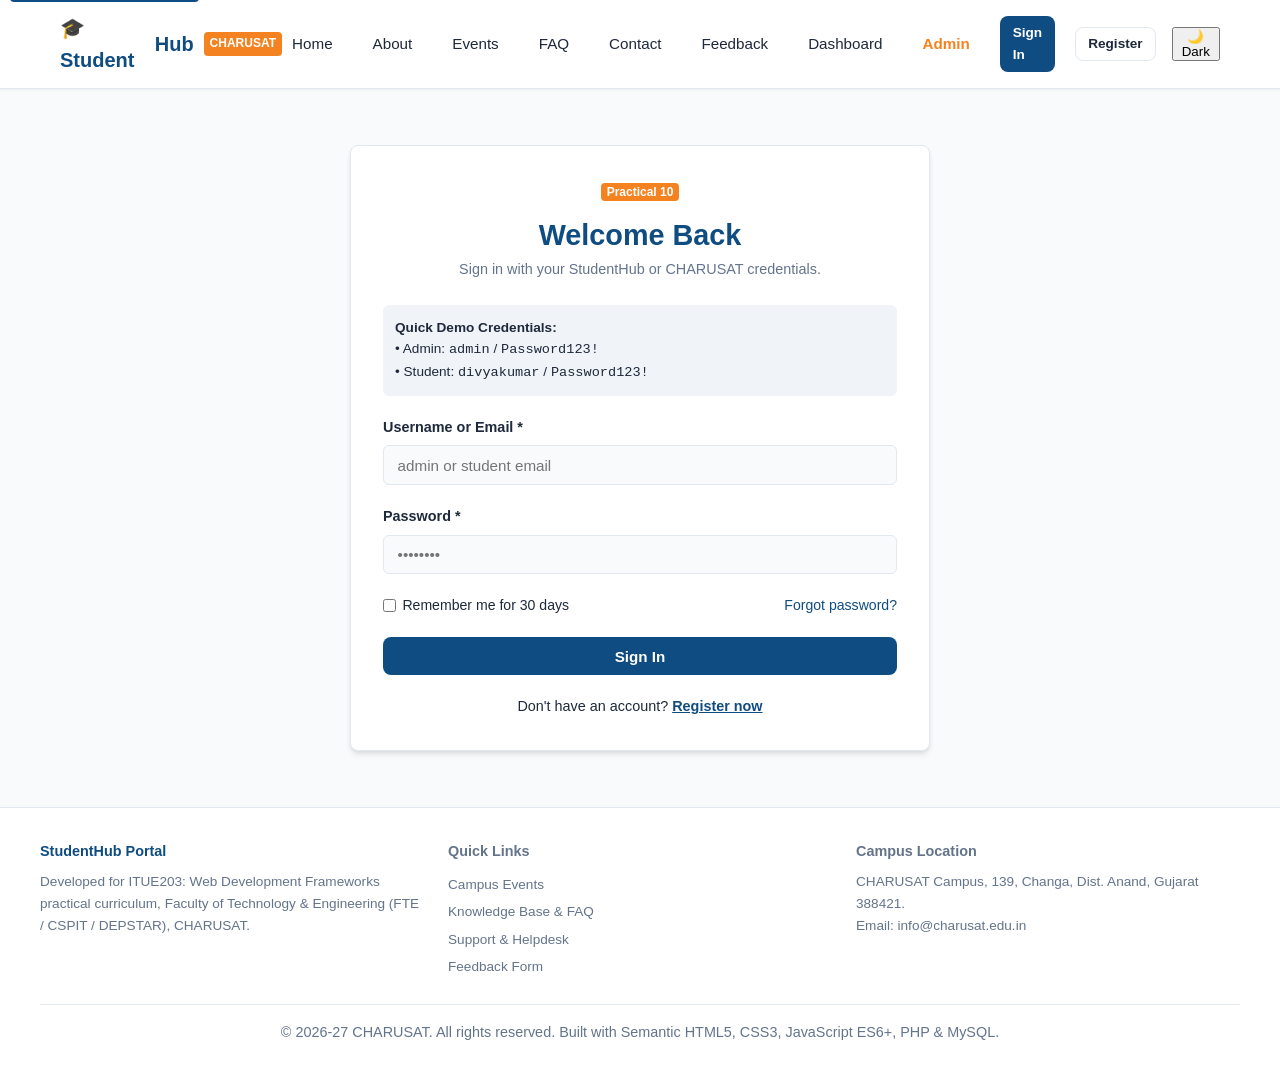
<file: login.html>
<!DOCTYPE html>
<html lang="en">
<head>
  <meta charset="UTF-8">
  <meta name="viewport" content="width=device-width, initial-scale=1.0">
  <meta name="description" content="Sign In - StudentHub Campus Portal">
  <title>Sign In | StudentHub</title>
  <link rel="stylesheet" href="assets/css/main.css">
  <link rel="icon" href="data:,">
</head>
<body>
  <!-- Accessibility: Skip to Content -->
  <a href="#main-content" class="skip-link">Skip to main content</a>

  <!-- Navigation Header -->
  <header class="navbar">
    <div class="nav-container">
      <a href="index.html" class="brand-logo" aria-label="StudentHub Homepage">
        🎓 Student<span>Hub</span>
        <span class="brand-badge">CHARUSAT</span>
      </a>

      <button class="hamburger" id="nav-toggle" aria-label="Toggle navigation menu">☰</button>

      <nav aria-label="Primary Navigation">
        <ul class="nav-menu" id="nav-menu">
          <li><a href="index.html" class="nav-link">Home</a></li>
          <li><a href="about.html" class="nav-link">About</a></li>
          <li><a href="events.html" class="nav-link">Events</a></li>
          <li><a href="faq.html" class="nav-link">FAQ</a></li>
          <li><a href="contact.html" class="nav-link">Contact</a></li>
          <li><a href="feedback.html" class="nav-link">Feedback</a></li>
          <li><a href="dashboard.html" class="nav-link">Dashboard</a></li>
          <li><a href="admin.html" class="nav-link" style="color: var(--secondary-color); font-weight:700;">Admin</a></li>
          <li><a href="login.html" class="btn btn-primary btn-sm">Sign In</a></li>
          <li><a href="register.html" class="btn btn-outline btn-sm">Register</a></li>
        </ul>
      </nav>

      <div class="theme-switch-wrapper" style="display: flex; align-items: center; gap: 0.5rem; margin-left: 1rem;">
        <button id="theme-toggle" class="theme-btn" aria-label="Toggle Dark and Light Mode" title="Toggle theme">🌙</button>
      </div>
    </div>
  </header>

  <!-- Main Content Body -->
  <main id="main-content" class="container">
    <div class="form-card">
      <div style="text-align: center; margin-bottom: 1.5rem;">
        <span class="brand-badge">Practical 10</span>
        <h1 style="color: var(--primary-color); margin-top: 0.5rem; font-size: 1.8rem;">Welcome Back</h1>
        <p style="color: var(--text-muted); font-size: 0.9rem;">Sign in with your StudentHub or CHARUSAT credentials.</p>
      </div>

      <div id="loginAlert" class="alert alert-danger" style="display: none;">
        <span id="loginAlertText"></span>
      </div>

      <!-- Pre-seeded demo credentials banner for evaluation & viva testing -->
      <div style="background: rgba(15,76,129,0.06); border-radius: 6px; padding: 0.75rem; font-size: 0.85rem; margin-bottom: 1.25rem;">
        <strong>Quick Demo Credentials:</strong><br>
        • Admin: <code>admin</code> / <code>Password123!</code><br>
        • Student: <code>divyakumar</code> / <code>Password123!</code>
      </div>

      <form id="loginForm" method="POST" action="login.php" onsubmit="handleStaticLogin(event)">
        <div class="form-group">
          <label class="form-label" for="identifier">Username or Email *</label>
          <input type="text" id="identifier" name="identifier" class="form-control" required placeholder="admin or student email">
        </div>

        <div class="form-group">
          <label class="form-label" for="password">Password *</label>
          <input type="password" id="password" name="password" class="form-control" required placeholder="••••••••">
        </div>

        <div style="display: flex; justify-content: space-between; align-items: center; margin-bottom: 1.25rem; font-size: 0.88rem;">
          <label style="display: flex; align-items: center; gap: 0.4rem; cursor: pointer;">
            <input type="checkbox" name="remember" value="1"> Remember me for 30 days
          </label>
          <a href="faq.html" style="color: var(--primary-color); text-decoration: none;">Forgot password?</a>
        </div>

        <button type="submit" class="btn btn-primary" style="width: 100%;">Sign In</button>
      </form>

      <div style="text-align: center; margin-top: 1.25rem; font-size: 0.9rem;">
        Don't have an account? <a href="register.html" style="color: var(--primary-color); font-weight: 600;">Register now</a>
      </div>
    </div>
  </main>

  <!-- Global Footer -->
  <footer class="footer">
    <div style="max-width: 1200px; margin: 0 auto; display: flex; flex-wrap: wrap; justify-content: space-between; gap: 1.5rem; text-align: left; padding-bottom: 1.5rem; border-bottom: 1px solid var(--border-color); margin-bottom: 1rem;">
      <div style="flex: 1; min-width: 250px;">
        <h4 style="color: var(--primary-color); margin-bottom: 0.5rem;">StudentHub Portal</h4>
        <p style="font-size: 0.85rem; color: var(--text-muted);">
          Developed for ITUE203: Web Development Frameworks practical curriculum, Faculty of Technology &amp; Engineering (FTE / CSPIT / DEPSTAR), CHARUSAT.
        </p>
      </div>
      <div style="flex: 1; min-width: 160px;">
        <h4 style="margin-bottom: 0.5rem;">Quick Links</h4>
        <ul style="list-style: none; font-size: 0.85rem; line-height: 2;">
          <li><a href="events.html" style="color: inherit; text-decoration: none;">Campus Events</a></li>
          <li><a href="faq.html" style="color: inherit; text-decoration: none;">Knowledge Base &amp; FAQ</a></li>
          <li><a href="contact.html" style="color: inherit; text-decoration: none;">Support &amp; Helpdesk</a></li>
          <li><a href="feedback.html" style="color: inherit; text-decoration: none;">Feedback Form</a></li>
        </ul>
      </div>
      <div style="flex: 1; min-width: 200px;">
        <h4 style="margin-bottom: 0.5rem;">Campus Location</h4>
        <p style="font-size: 0.85rem; color: var(--text-muted);">
          CHARUSAT Campus, 139, Changa, Dist. Anand, Gujarat 388421.<br>
          Email: info@charusat.edu.in
        </p>
      </div>
    </div>
    <p>&copy; 2026-27 CHARUSAT. All rights reserved. Built with Semantic HTML5, CSS3, JavaScript ES6+, PHP &amp; MySQL.</p>
  </footer>

  <script src="assets/js/main.js"></script>
  <script>
    function handleStaticLogin(e) {
      // If opened directly from file:// protocol, redirect intelligently
      if (window.location.protocol === 'file:') {
        e.preventDefault();
        const id = document.getElementById('identifier').value.trim();
        if (id.toLowerCase() === 'admin') {
          window.location.href = 'admin.html';
        } else {
          window.location.href = 'dashboard.html';
        }
      }
    }
  </script>
</body>
</html>
</file>
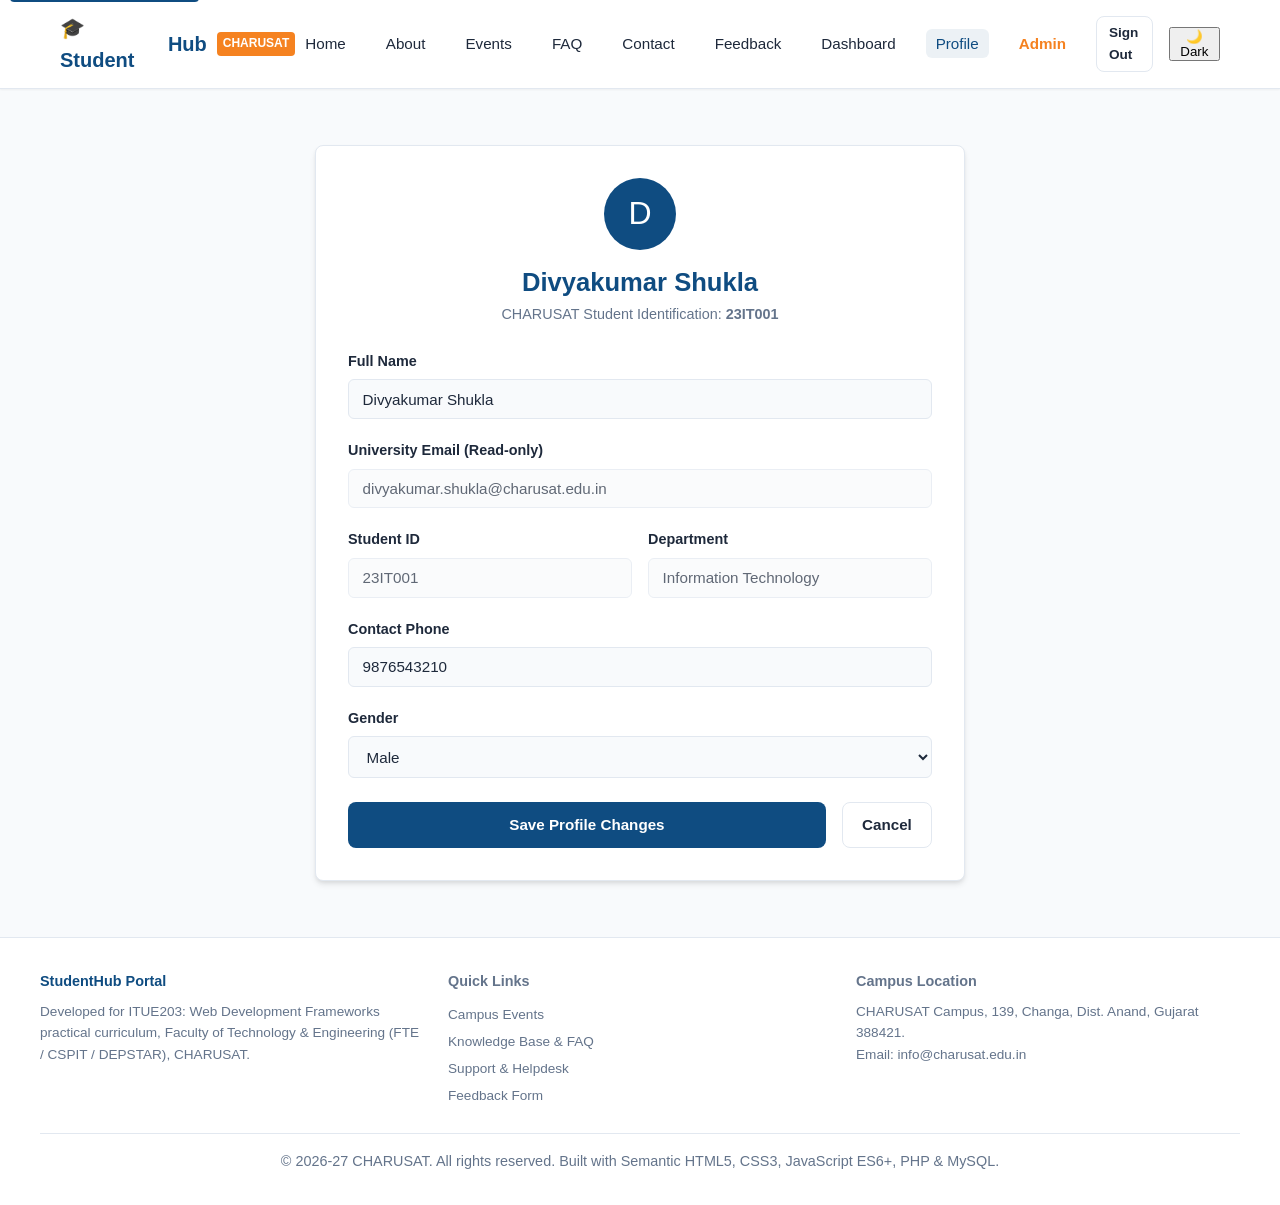
<file: profile.html>
<!DOCTYPE html>
<html lang="en">
<head>
  <meta charset="UTF-8">
  <meta name="viewport" content="width=device-width, initial-scale=1.0">
  <meta name="description" content="User Profile - StudentHub">
  <title>User Profile | StudentHub</title>
  <link rel="stylesheet" href="assets/css/main.css">
  <link rel="icon" href="data:,">
</head>
<body>
  <!-- Accessibility: Skip to Content -->
  <a href="#main-content" class="skip-link">Skip to main content</a>

  <!-- Navigation Header -->
  <header class="navbar">
    <div class="nav-container">
      <a href="index.html" class="brand-logo" aria-label="StudentHub Homepage">
        🎓 Student<span>Hub</span>
        <span class="brand-badge">CHARUSAT</span>
      </a>

      <button class="hamburger" id="nav-toggle" aria-label="Toggle navigation menu">☰</button>

      <nav aria-label="Primary Navigation">
        <ul class="nav-menu" id="nav-menu">
          <li><a href="index.html" class="nav-link">Home</a></li>
          <li><a href="about.html" class="nav-link">About</a></li>
          <li><a href="events.html" class="nav-link">Events</a></li>
          <li><a href="faq.html" class="nav-link">FAQ</a></li>
          <li><a href="contact.html" class="nav-link">Contact</a></li>
          <li><a href="feedback.html" class="nav-link">Feedback</a></li>
          <li><a href="dashboard.html" class="nav-link">Dashboard</a></li>
          <li><a href="profile.html" class="nav-link active">Profile</a></li>
          <li><a href="admin.html" class="nav-link" style="color: var(--secondary-color); font-weight:700;">Admin</a></li>
          <li><a href="login.html" class="btn btn-outline btn-sm">Sign Out</a></li>
        </ul>
      </nav>

      <div class="theme-switch-wrapper" style="display: flex; align-items: center; gap: 0.5rem; margin-left: 1rem;">
        <button id="theme-toggle" class="theme-btn" aria-label="Toggle Dark and Light Mode" title="Toggle theme">🌙</button>
      </div>
    </div>
  </header>

  <!-- Main Content Body -->
  <main id="main-content" class="container">
    <div class="form-card" style="max-width: 650px;">
      <div style="text-align: center; margin-bottom: 1.5rem;">
        <div style="width: 72px; height: 72px; border-radius: 50%; background: var(--primary-color); color: #fff; font-size: 2rem; display: flex; align-items: center; justify-content: center; margin: 0 auto 0.75rem;">
          D
        </div>
        <h1 style="color: var(--primary-color); font-size: 1.6rem;" id="display-name">Divyakumar Shukla</h1>
        <p style="color: var(--text-muted); font-size: 0.9rem;">CHARUSAT Student Identification: <strong>23IT001</strong></p>
      </div>

      <div id="profile-success" class="alert alert-success" style="display: none;">
        <span>✅ Profile updated successfully!</span>
      </div>

      <form id="profileForm" onsubmit="handleProfileUpdate(event)">
        <div class="form-group">
          <label class="form-label" for="full_name">Full Name</label>
          <input type="text" id="full_name" name="full_name" class="form-control" value="Divyakumar Shukla" required>
        </div>

        <div class="form-group">
          <label class="form-label" for="email">University Email (Read-only)</label>
          <input type="email" id="email" class="form-control" value="divyakumar.shukla@charusat.edu.in" disabled style="opacity: 0.7;">
        </div>

        <div style="display: grid; grid-template-columns: 1fr 1fr; gap: 1rem;">
          <div class="form-group">
            <label class="form-label" for="student_id">Student ID</label>
            <input type="text" id="student_id" class="form-control" value="23IT001" disabled style="opacity: 0.7;">
          </div>
          <div class="form-group">
            <label class="form-label" for="department">Department</label>
            <input type="text" id="department" class="form-control" value="Information Technology" disabled style="opacity: 0.7;">
          </div>
        </div>

        <div class="form-group">
          <label class="form-label" for="phone">Contact Phone</label>
          <input type="tel" id="phone" name="phone" class="form-control" value="9876543210" required>
        </div>

        <div class="form-group">
          <label class="form-label" for="gender">Gender</label>
          <select id="gender" name="gender" class="form-control">
            <option value="Male" selected>Male</option>
            <option value="Female">Female</option>
            <option value="Other">Other</option>
          </select>
        </div>

        <div style="display: flex; gap: 1rem; margin-top: 1.5rem;">
          <button type="submit" class="btn btn-primary" style="flex: 1;">Save Profile Changes</button>
          <a href="dashboard.html" class="btn btn-outline">Cancel</a>
        </div>
      </form>
    </div>
  </main>

  <!-- Global Footer -->
  <footer class="footer">
    <div style="max-width: 1200px; margin: 0 auto; display: flex; flex-wrap: wrap; justify-content: space-between; gap: 1.5rem; text-align: left; padding-bottom: 1.5rem; border-bottom: 1px solid var(--border-color); margin-bottom: 1rem;">
      <div style="flex: 1; min-width: 250px;">
        <h4 style="color: var(--primary-color); margin-bottom: 0.5rem;">StudentHub Portal</h4>
        <p style="font-size: 0.85rem; color: var(--text-muted);">
          Developed for ITUE203: Web Development Frameworks practical curriculum, Faculty of Technology &amp; Engineering (FTE / CSPIT / DEPSTAR), CHARUSAT.
        </p>
      </div>
      <div style="flex: 1; min-width: 160px;">
        <h4 style="margin-bottom: 0.5rem;">Quick Links</h4>
        <ul style="list-style: none; font-size: 0.85rem; line-height: 2;">
          <li><a href="events.html" style="color: inherit; text-decoration: none;">Campus Events</a></li>
          <li><a href="faq.html" style="color: inherit; text-decoration: none;">Knowledge Base &amp; FAQ</a></li>
          <li><a href="contact.html" style="color: inherit; text-decoration: none;">Support &amp; Helpdesk</a></li>
          <li><a href="feedback.html" style="color: inherit; text-decoration: none;">Feedback Form</a></li>
        </ul>
      </div>
      <div style="flex: 1; min-width: 200px;">
        <h4 style="margin-bottom: 0.5rem;">Campus Location</h4>
        <p style="font-size: 0.85rem; color: var(--text-muted);">
          CHARUSAT Campus, 139, Changa, Dist. Anand, Gujarat 388421.<br>
          Email: info@charusat.edu.in
        </p>
      </div>
    </div>
    <p>&copy; 2026-27 CHARUSAT. All rights reserved. Built with Semantic HTML5, CSS3, JavaScript ES6+, PHP &amp; MySQL.</p>
  </footer>

  <script src="assets/js/main.js"></script>
  <script>
    function handleProfileUpdate(e) {
      e.preventDefault();
      const newName = document.getElementById('full_name').value.trim();
      document.getElementById('display-name').textContent = newName;
      document.getElementById('profile-success').style.display = 'flex';
      setTimeout(() => {
        document.getElementById('profile-success').style.display = 'none';
      }, 3000);
    }
  </script>
</body>
</html>
</file>
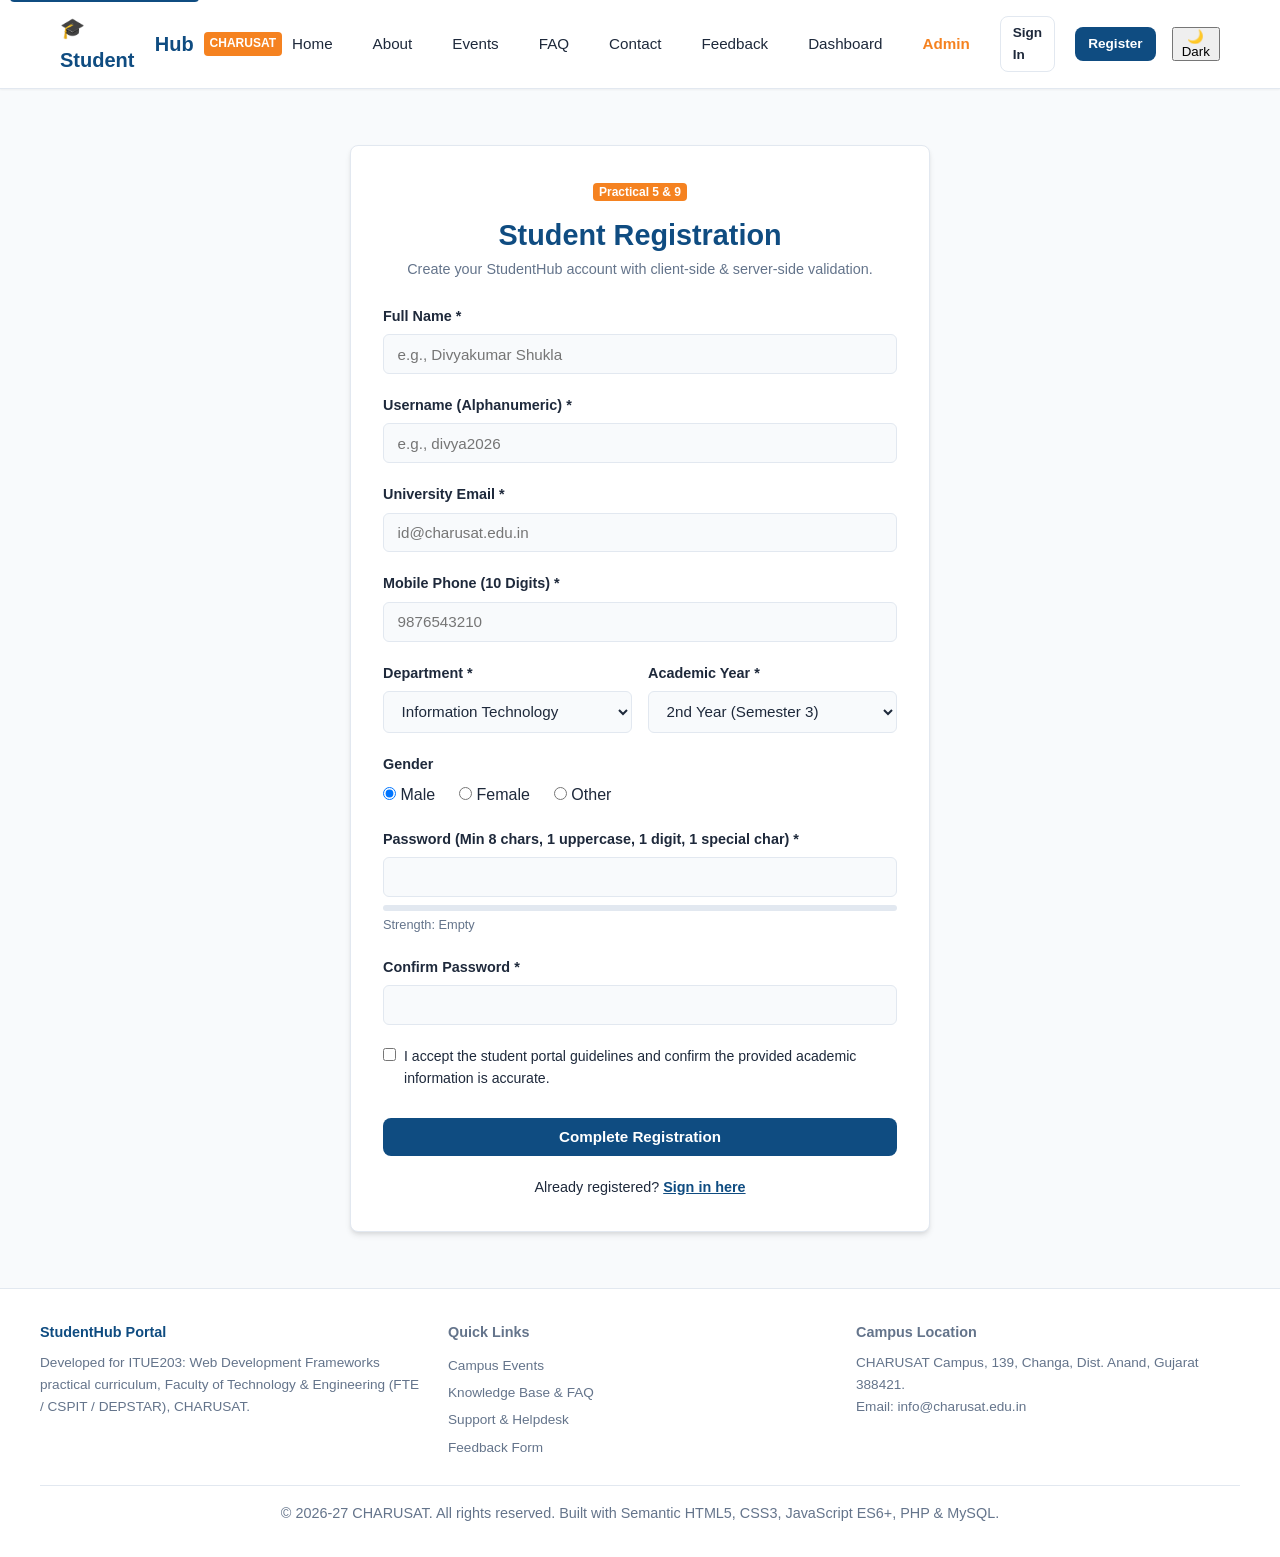
<file: register.html>
<!DOCTYPE html>
<html lang="en">
<head>
  <meta charset="UTF-8">
  <meta name="viewport" content="width=device-width, initial-scale=1.0">
  <meta name="description" content="Student Registration - StudentHub Portal">
  <title>Student Registration | StudentHub</title>
  <link rel="stylesheet" href="assets/css/main.css">
  <link rel="icon" href="data:,">
</head>
<body>
  <!-- Accessibility: Skip to Content -->
  <a href="#main-content" class="skip-link">Skip to main content</a>

  <!-- Navigation Header -->
  <header class="navbar">
    <div class="nav-container">
      <a href="index.html" class="brand-logo" aria-label="StudentHub Homepage">
        🎓 Student<span>Hub</span>
        <span class="brand-badge">CHARUSAT</span>
      </a>

      <button class="hamburger" id="nav-toggle" aria-label="Toggle navigation menu">☰</button>

      <nav aria-label="Primary Navigation">
        <ul class="nav-menu" id="nav-menu">
          <li><a href="index.html" class="nav-link">Home</a></li>
          <li><a href="about.html" class="nav-link">About</a></li>
          <li><a href="events.html" class="nav-link">Events</a></li>
          <li><a href="faq.html" class="nav-link">FAQ</a></li>
          <li><a href="contact.html" class="nav-link">Contact</a></li>
          <li><a href="feedback.html" class="nav-link">Feedback</a></li>
          <li><a href="dashboard.html" class="nav-link">Dashboard</a></li>
          <li><a href="admin.html" class="nav-link" style="color: var(--secondary-color); font-weight:700;">Admin</a></li>
          <li><a href="login.html" class="btn btn-outline btn-sm">Sign In</a></li>
          <li><a href="register.html" class="btn btn-primary btn-sm">Register</a></li>
        </ul>
      </nav>

      <div class="theme-switch-wrapper" style="display: flex; align-items: center; gap: 0.5rem; margin-left: 1rem;">
        <button id="theme-toggle" class="theme-btn" aria-label="Toggle Dark and Light Mode" title="Toggle theme">🌙</button>
      </div>
    </div>
  </header>

  <!-- Main Content Body -->
  <main id="main-content" class="container">
    <div class="form-card">
      <div style="text-align: center; margin-bottom: 1.5rem;">
        <span class="brand-badge">Practical 5 &amp; 9</span>
        <h1 style="color: var(--primary-color); margin-top: 0.5rem; font-size: 1.8rem;">Student Registration</h1>
        <p style="color: var(--text-muted); font-size: 0.9rem;">Create your StudentHub account with client-side &amp; server-side validation.</p>
      </div>

      <div id="registerSuccessAlert" class="alert alert-success" style="display: none;">
        <span id="registerSuccessMsg">Registration completed successfully!</span>
      </div>

      <form id="registrationForm" method="POST" action="register.php" onsubmit="return validateFrontendForm(event)" novalidate>
        <div class="form-group">
          <label class="form-label" for="full_name">Full Name *</label>
          <input type="text" id="full_name" name="full_name" class="form-control" required placeholder="e.g., Divyakumar Shukla">
          <span id="name-error" class="error-text"></span>
        </div>

        <div class="form-group">
          <label class="form-label" for="username">Username (Alphanumeric) *</label>
          <input type="text" id="username" name="username" class="form-control" required placeholder="e.g., divya2026">
          <span id="username-error" class="error-text"></span>
        </div>

        <div class="form-group">
          <label class="form-label" for="email">University Email *</label>
          <input type="email" id="email" name="email" class="form-control" required placeholder="id@charusat.edu.in">
          <span id="email-error" class="error-text"></span>
        </div>

        <div class="form-group">
          <label class="form-label" for="phone">Mobile Phone (10 Digits) *</label>
          <input type="tel" id="phone" name="phone" class="form-control" required placeholder="9876543210">
          <span id="phone-error" class="error-text"></span>
        </div>

        <div style="display: grid; grid-template-columns: 1fr 1fr; gap: 1rem;">
          <div class="form-group">
            <label class="form-label" for="course">Department *</label>
            <select id="course" name="course" class="form-control" required>
              <option value="Information Technology">Information Technology</option>
              <option value="Computer Engineering">Computer Engineering</option>
              <option value="Computer Science">Computer Science</option>
              <option value="AI & ML">AI &amp; ML</option>
            </select>
          </div>
          <div class="form-group">
            <label class="form-label" for="year">Academic Year *</label>
            <select id="year" name="year" class="form-control" required>
              <option value="1">1st Year</option>
              <option value="2" selected>2nd Year (Semester 3)</option>
              <option value="3">3rd Year</option>
              <option value="4">4th Year</option>
            </select>
          </div>
        </div>

        <div class="form-group">
          <label class="form-label">Gender</label>
          <div style="display: flex; gap: 1.5rem; margin-top: 0.35rem;">
            <label><input type="radio" name="gender" value="Male" checked> Male</label>
            <label><input type="radio" name="gender" value="Female"> Female</label>
            <label><input type="radio" name="gender" value="Other"> Other</label>
          </div>
        </div>

        <div class="form-group">
          <label class="form-label" for="password">Password (Min 8 chars, 1 uppercase, 1 digit, 1 special char) *</label>
          <input type="password" id="password" name="password" class="form-control" required oninput="evaluatePasswordStrength(this.value)">
          <!-- Password Strength Meter -->
          <div style="margin-top: 0.5rem; background: #e2e8f0; height: 6px; border-radius: 3px; overflow: hidden;">
            <div id="password-strength-bar" style="width: 0%; height: 100%; transition: width 0.3s, background-color 0.3s;"></div>
          </div>
          <span id="password-strength-label" style="font-size: 0.8rem; color: var(--text-muted); display: block; margin-top: 0.25rem;">Strength: Empty</span>
          <span id="password-error" class="error-text"></span>
        </div>

        <div class="form-group">
          <label class="form-label" for="confirm_password">Confirm Password *</label>
          <input type="password" id="confirm_password" name="confirm_password" class="form-control" required>
          <span id="confirm-password-error" class="error-text"></span>
        </div>

        <div class="form-group">
          <label style="display: flex; align-items: flex-start; gap: 0.5rem; font-size: 0.88rem; cursor: pointer;">
            <input type="checkbox" id="terms" name="terms" required style="margin-top: 3px;">
            <span>I accept the student portal guidelines and confirm the provided academic information is accurate.</span>
          </label>
          <span id="terms-error" class="error-text"></span>
        </div>

        <button type="submit" class="btn btn-primary" style="width: 100%; margin-top: 0.5rem;">Complete Registration</button>
      </form>
      <div style="text-align: center; margin-top: 1.25rem; font-size: 0.9rem;">
        Already registered? <a href="login.html" style="color: var(--primary-color); font-weight: 600;">Sign in here</a>
      </div>
    </div>
  </main>

  <!-- Global Footer -->
  <footer class="footer">
    <div style="max-width: 1200px; margin: 0 auto; display: flex; flex-wrap: wrap; justify-content: space-between; gap: 1.5rem; text-align: left; padding-bottom: 1.5rem; border-bottom: 1px solid var(--border-color); margin-bottom: 1rem;">
      <div style="flex: 1; min-width: 250px;">
        <h4 style="color: var(--primary-color); margin-bottom: 0.5rem;">StudentHub Portal</h4>
        <p style="font-size: 0.85rem; color: var(--text-muted);">
          Developed for ITUE203: Web Development Frameworks practical curriculum, Faculty of Technology &amp; Engineering (FTE / CSPIT / DEPSTAR), CHARUSAT.
        </p>
      </div>
      <div style="flex: 1; min-width: 160px;">
        <h4 style="margin-bottom: 0.5rem;">Quick Links</h4>
        <ul style="list-style: none; font-size: 0.85rem; line-height: 2;">
          <li><a href="events.html" style="color: inherit; text-decoration: none;">Campus Events</a></li>
          <li><a href="faq.html" style="color: inherit; text-decoration: none;">Knowledge Base &amp; FAQ</a></li>
          <li><a href="contact.html" style="color: inherit; text-decoration: none;">Support &amp; Helpdesk</a></li>
          <li><a href="feedback.html" style="color: inherit; text-decoration: none;">Feedback Form</a></li>
        </ul>
      </div>
      <div style="flex: 1; min-width: 200px;">
        <h4 style="margin-bottom: 0.5rem;">Campus Location</h4>
        <p style="font-size: 0.85rem; color: var(--text-muted);">
          CHARUSAT Campus, 139, Changa, Dist. Anand, Gujarat 388421.<br>
          Email: info@charusat.edu.in
        </p>
      </div>
    </div>
    <p>&copy; 2026-27 CHARUSAT. All rights reserved. Built with Semantic HTML5, CSS3, JavaScript ES6+, PHP &amp; MySQL.</p>
  </footer>

  <script src="assets/js/main.js"></script>
  <script>
    function evaluatePasswordStrength(val) {
      const bar = document.getElementById('password-strength-bar');
      const label = document.getElementById('password-strength-label');
      let score = 0;

      if (val.length >= 8) score++;
      if (/[A-Z]/.test(val)) score++;
      if (/[0-9]/.test(val)) score++;
      if (/[\W]/.test(val)) score++;

      if (score === 0) {
        bar.style.width = '0%';
        label.textContent = 'Strength: Empty';
      } else if (score <= 2) {
        bar.style.width = '35%';
        bar.style.backgroundColor = '#ef4444';
        label.textContent = 'Strength: Weak';
      } else if (score === 3) {
        bar.style.width = '70%';
        bar.style.backgroundColor = '#f59e0b';
        label.textContent = 'Strength: Moderate';
      } else {
        bar.style.width = '100%';
        bar.style.backgroundColor = '#10b981';
        label.textContent = 'Strength: Strong 🔒';
      }
    }

    function validateFrontendForm(e) {
      let isValid = true;

      // Clear previous errors
      document.querySelectorAll('.error-text').forEach(el => el.textContent = '');

      const name = document.getElementById('full_name').value.trim();
      const username = document.getElementById('username').value.trim();
      const email = document.getElementById('email').value.trim();
      const phone = document.getElementById('phone').value.trim();
      const password = document.getElementById('password').value;
      const confirmPw = document.getElementById('confirm_password').value;
      const terms = document.getElementById('terms').checked;

      if (name.length < 3) {
        document.getElementById('name-error').textContent = 'Please enter a valid full name (min 3 chars).';
        isValid = false;
      }

      const userRegex = /^[a-zA-Z0-9_]{3,20}$/;
      if (!userRegex.test(username)) {
        document.getElementById('username-error').textContent = 'Username must be 3-20 alphanumeric characters or underscores.';
        isValid = false;
      }

      const emailRegex = /^[^\s@]+@[^\s@]+\.[^\s@]+$/;
      if (!emailRegex.test(email)) {
        document.getElementById('email-error').textContent = 'Please enter a valid email address.';
        isValid = false;
      }

      const phoneRegex = /^[0-9]{10}$/;
      if (!phoneRegex.test(phone)) {
        document.getElementById('phone-error').textContent = 'Phone number must be exactly 10 digits.';
        isValid = false;
      }

      const pwRegex = /^(?=.*[A-Z])(?=.*[0-9])(?=.*[\W]).{8,}$/;
      if (!pwRegex.test(password)) {
        document.getElementById('password-error').textContent = 'Password must have at least 8 chars, 1 uppercase letter, 1 number, and 1 special symbol.';
        isValid = false;
      }

      if (password !== confirmPw) {
        document.getElementById('confirm-password-error').textContent = 'Passwords do not match.';
        isValid = false;
      }

      if (!terms) {
        document.getElementById('terms-error').textContent = 'You must accept the terms before continuing.';
        isValid = false;
      }

      if (!isValid) {
        e.preventDefault();
        return false;
      }

      if (window.location.protocol === 'file:') {
        e.preventDefault();
        document.getElementById('registerSuccessAlert').style.display = 'block';
        document.getElementById('registerSuccessMsg').textContent = `Success! Account created for ${name}. You can proceed to Login.`;
        setTimeout(() => { window.location.href = 'login.html'; }, 2000);
        return false;
      }

      return isValid;
    }
  </script>
</body>
</html>
</file>
<file: assets/css/main.css>
:root {
  --primary-color: #0f4c81;
  --primary-hover: #0a355c;
  --secondary-color: #f58220;
  --accent-color: #10b981;
  --danger-color: #ef4444;
  --warning-color: #f59e0b;
  --info-color: #3b82f6;

  --bg-main: #f8fafc;
  --bg-card: #ffffff;
  --text-main: #1e293b;
  --text-muted: #64748b;
  --border-color: #e2e8f0;
  --shadow-sm: 0 1px 2px 0 rgba(0, 0, 0, 0.05);
  --shadow-md: 0 4px 6px -1px rgba(0, 0, 0, 0.1), 0 2px 4px -1px rgba(0, 0, 0, 0.06);
  --shadow-lg: 0 10px 15px -3px rgba(0, 0, 0, 0.1), 0 4px 6px -2px rgba(0, 0, 0, 0.05);
  --radius: 8px;
  --transition: all 0.25s ease-in-out;
}

[data-theme="dark"] {
  --bg-main: #0f172a;
  --bg-card: #1e293b;
  --text-main: #f1f5f9;
  --text-muted: #94a3b8;
  --border-color: #334155;
  --shadow-sm: 0 1px 2px 0 rgba(0, 0, 0, 0.3);
  --shadow-md: 0 4px 6px -1px rgba(0, 0, 0, 0.4);
}

/* Base Styles */
* {
  box-sizing: border-box;
  margin: 0;
  padding: 0;
}

body {
  font-family: -apple-system, BlinkMacSystemFont, "Segoe UI", Roboto, "Helvetica Neue", Arial, sans-serif;
  background-color: var(--bg-main);
  color: var(--text-main);
  line-height: 1.6;
  display: flex;
  flex-direction: column;
  min-height: 100vh;
  transition: background-color 0.3s ease, color 0.3s ease;
}

/* Accessibility: Skip to Content */
.skip-link {
  position: absolute;
  top: -40px;
  left: 10px;
  background: var(--primary-color);
  color: #fff;
  padding: 8px 16px;
  z-index: 1000;
  text-decoration: none;
  border-radius: 4px;
  font-weight: 600;
}
.skip-link:focus {
  top: 10px;
}

/* Navbar */
.navbar {
  background-color: var(--bg-card);
  border-bottom: 1px solid var(--border-color);
  position: sticky;
  top: 0;
  z-index: 900;
  box-shadow: var(--shadow-sm);
}

.nav-container {
  max-width: 1200px;
  margin: 0 auto;
  padding: 0.75rem 1.25rem;
  display: flex;
  align-items: center;
  justify-content: space-between;
}

.brand-logo {
  display: flex;
  align-items: center;
  gap: 10px;
  text-decoration: none;
  color: var(--primary-color);
  font-weight: 700;
  font-size: 1.25rem;
}

.brand-badge {
  background: var(--secondary-color);
  color: #fff;
  font-size: 0.75rem;
  padding: 2px 6px;
  border-radius: 4px;
  font-weight: 600;
}

.nav-menu {
  display: flex;
  align-items: center;
  gap: 1.25rem;
  list-style: none;
}

.nav-link {
  text-decoration: none;
  color: var(--text-main);
  font-weight: 500;
  font-size: 0.95rem;
  padding: 6px 10px;
  border-radius: 6px;
  transition: var(--transition);
}

.nav-link:hover, .nav-link.active {
  color: var(--primary-color);
  background-color: rgba(15, 76, 129, 0.08);
}

.nav-actions {
  display: flex;
  align-items: center;
  gap: 0.75rem;
}

.theme-toggle-btn {
  background: none;
  border: 1px solid var(--border-color);
  color: var(--text-main);
  padding: 6px 12px;
  border-radius: 6px;
  cursor: pointer;
  font-size: 0.9rem;
  transition: var(--transition);
}
.theme-toggle-btn:hover {
  background: var(--border-color);
}

/* Hamburger for Mobile */
.hamburger {
  display: none;
  background: none;
  border: none;
  font-size: 1.5rem;
  cursor: pointer;
  color: var(--text-main);
}

/* Container */
.container {
  width: 100%;
  max-width: 1200px;
  margin: 0 auto;
  padding: 2rem 1.25rem;
  flex: 1;
}

/* Buttons */
.btn {
  display: inline-flex;
  align-items: center;
  justify-content: center;
  gap: 6px;
  padding: 0.6rem 1.2rem;
  font-size: 0.95rem;
  font-weight: 600;
  border-radius: var(--radius);
  text-decoration: none;
  cursor: pointer;
  border: 1px solid transparent;
  transition: var(--transition);
}

.btn-primary {
  background-color: var(--primary-color);
  color: #fff;
}
.btn-primary:hover {
  background-color: var(--primary-hover);
}

.btn-secondary {
  background-color: var(--secondary-color);
  color: #fff;
}
.btn-secondary:hover {
  background-color: #d96f14;
}

.btn-outline {
  background-color: transparent;
  border-color: var(--border-color);
  color: var(--text-main);
}
.btn-outline:hover {
  background-color: var(--border-color);
}

.btn-danger {
  background-color: var(--danger-color);
  color: #fff;
}
.btn-sm {
  padding: 0.35rem 0.75rem;
  font-size: 0.85rem;
}

/* Cards & Grid */
.card-grid {
  display: grid;
  grid-template-columns: repeat(auto-fill, minmax(300px, 1fr));
  gap: 1.5rem;
  margin-top: 1.5rem;
}

.card {
  background: var(--bg-card);
  border: 1px solid var(--border-color);
  border-radius: var(--radius);
  padding: 1.5rem;
  box-shadow: var(--shadow-sm);
  transition: var(--transition);
}
.card:hover {
  box-shadow: var(--shadow-md);
  transform: translateY(-2px);
}

/* Forms */
.form-card {
  max-width: 580px;
  margin: 1.5rem auto;
  background: var(--bg-card);
  padding: 2rem;
  border: 1px solid var(--border-color);
  border-radius: var(--radius);
  box-shadow: var(--shadow-md);
}

.form-group {
  margin-bottom: 1.25rem;
}

.form-label {
  display: block;
  font-weight: 600;
  margin-bottom: 0.4rem;
  font-size: 0.9rem;
}

.form-control {
  width: 100%;
  padding: 0.65rem 0.85rem;
  border: 1px solid var(--border-color);
  border-radius: 6px;
  background-color: var(--bg-main);
  color: var(--text-main);
  font-size: 0.95rem;
  transition: var(--transition);
}
.form-control:focus {
  outline: none;
  border-color: var(--primary-color);
  box-shadow: 0 0 0 3px rgba(15, 76, 129, 0.2);
}

.error-text {
  color: var(--danger-color);
  font-size: 0.82rem;
  margin-top: 0.25rem;
  display: block;
}

/* Tables */
.table-responsive {
  overflow-x: auto;
  margin-top: 1rem;
  background: var(--bg-card);
  border: 1px solid var(--border-color);
  border-radius: var(--radius);
}

.table {
  width: 100%;
  border-collapse: collapse;
  text-align: left;
}
.table th, .table td {
  padding: 0.85rem 1rem;
  border-bottom: 1px solid var(--border-color);
}
.table th {
  background-color: rgba(15, 76, 129, 0.05);
  font-weight: 600;
  font-size: 0.9rem;
}
.table tr:hover {
  background-color: rgba(0, 0, 0, 0.02);
}

/* Alerts */
.alert {
  padding: 0.85rem 1.25rem;
  border-radius: var(--radius);
  margin-bottom: 1.25rem;
  font-size: 0.95rem;
  display: flex;
  align-items: center;
  justify-content: space-between;
}
.alert-success { background: #dcfce7; color: #166534; border: 1px solid #bbf7d0; }
.alert-danger { background: #fee2e2; color: #991b1b; border: 1px solid #fecaca; }
.alert-info { background: #e0f2fe; color: #075985; border: 1px solid #bae6fd; }

/* Modal */
.modal-backdrop {
  display: none;
  position: fixed;
  inset: 0;
  background: rgba(0, 0, 0, 0.5);
  z-index: 1000;
  align-items: center;
  justify-content: center;
}
.modal-backdrop.active {
  display: flex;
}
.modal-content {
  background: var(--bg-card);
  padding: 2rem;
  border-radius: var(--radius);
  max-width: 500px;
  width: 90%;
  position: relative;
  box-shadow: var(--shadow-lg);
}

/* Footer */
.footer {
  background: var(--bg-card);
  border-top: 1px solid var(--border-color);
  padding: 2rem 1.25rem;
  text-align: center;
  color: var(--text-muted);
  font-size: 0.9rem;
  margin-top: auto;
}

/* Responsive Queries */
@media (max-width: 768px) {
  .hamburger {
    display: block;
  }
  .nav-menu {
    display: none;
    flex-direction: column;
    position: absolute;
    top: 100%;
    left: 0;
    width: 100%;
    background: var(--bg-card);
    border-bottom: 1px solid var(--border-color);
    padding: 1rem;
    box-shadow: var(--shadow-md);
  }
  .nav-menu.show {
    display: flex;
  }
}
</file>
